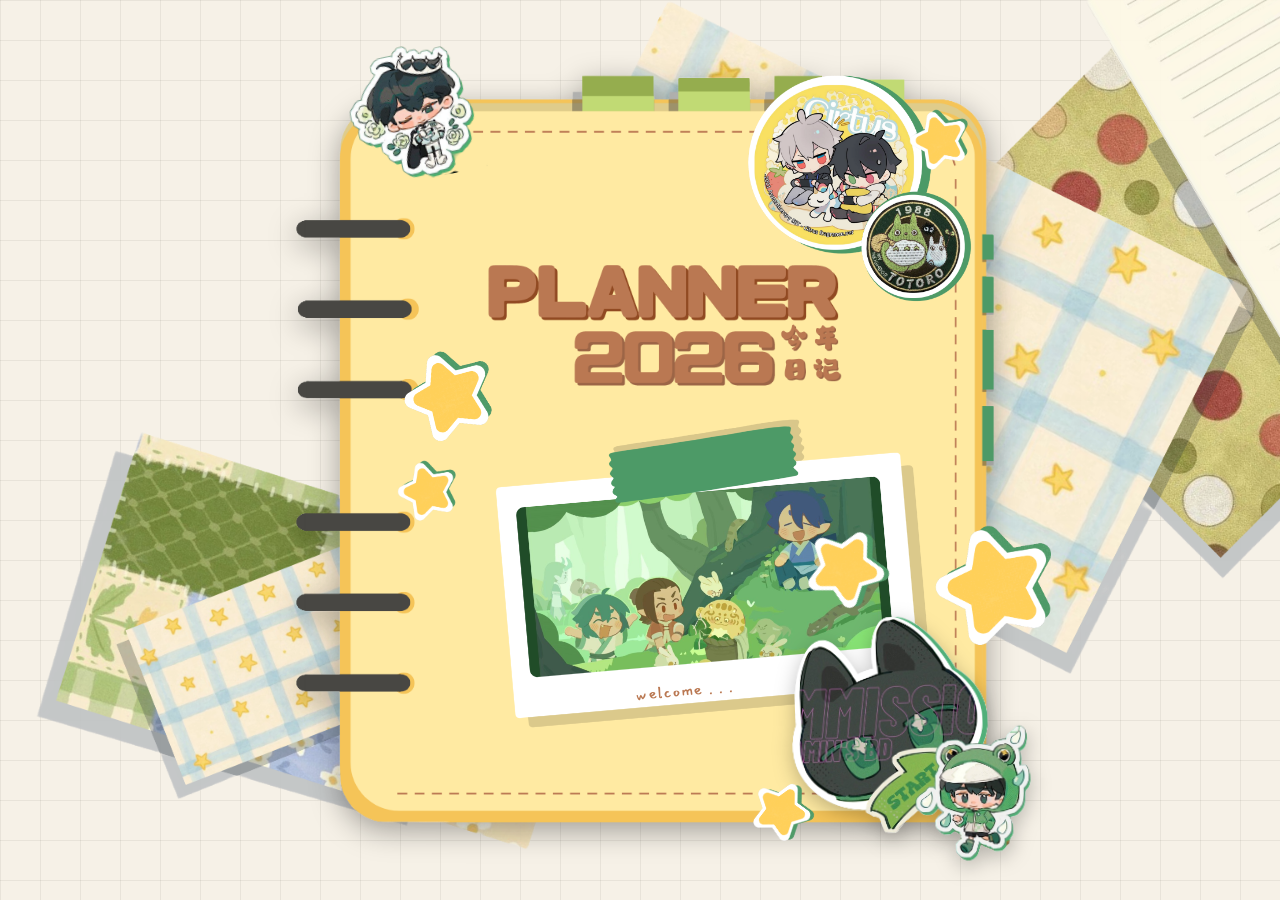
<file: index.html>
<!DOCTYPE html>
<html lang="en">
<head>
  <meta charset="UTF-8">
  <title>𐔌՞. .՞𐦯</title>
  <link rel="stylesheet" href="styles.css">
    <link rel="icon" type="image/png" sizes="32x32" href="planepho/apicon.png">
</head>
    
    
<body>
    
    <!--first pages-->
    <img src="planepho/unopne.png" alt="Diary" class="unopned">
       
         <!--text--> 
           <img src="planepho/unop stick/titletex.png" alt="Title" class="title-text">
           <div class="welcome-text" id="welcome"></div>
    
    
         <!--stickers-->
            <!--cat button-->
                <a href="homepage.html" class="catsticker">
                <img src="planepho/unop stick/catstick.png" alt="Open diary">
                </a>
            <!--bg stick-->       
                <img src="planepho/unop stick/bgstick.png" alt="Background stickers" class="bg-stickers">
            <!--badeges-->       
                <img src="planepho/unop stick/badgtwi.png" alt="badges" class="twin-badge">
                <img src="planepho/unop stick/postcar.png" alt="postcar" class="postcar">
            <!--smalhan-->       
                <img src="planepho/unop stick/smalhan.png" alt="smalhan" class="smal-han">
    
            <!--postcard-->       
                 <img src="planepho/unop stick/postcarshadow.png" alt="postcarshadow" class="postcarshadow">   
    
            <!-- star stickers -->
                <img src="planepho/unop stick/smalstar.png" alt="star sticker1" class="star-sticker1">
                <img src="planepho/unop stick/smalstar.png" alt="star sticker2" class="star-sticker2">
                <img src="planepho/unop stick/smalstar.png" alt="star sticker3" class="star-sticker3">
                <img src="planepho/unop stick/smalstar.png" alt="star sticker4" class="star-sticker4">
                <img src="planepho/unop stick/smalstar.png" alt="star sticker5" class="star-sticker5">
                <img src="planepho/unop stick/smalstar.png" alt="star sticker6" class="star-sticker6">


    
    
    
    
    
<script>
const text = "welcome . . . !";
let i = 0;

function typeWelcome() {
  if (i < text.length) {
    document.getElementById("welcome").textContent += text.charAt(i);
    i++;
    setTimeout(typeWelcome, 80);
  }
}

window.addEventListener("load", typeWelcome);
</script>


    
</body>
    

    
    
</html>
</file>
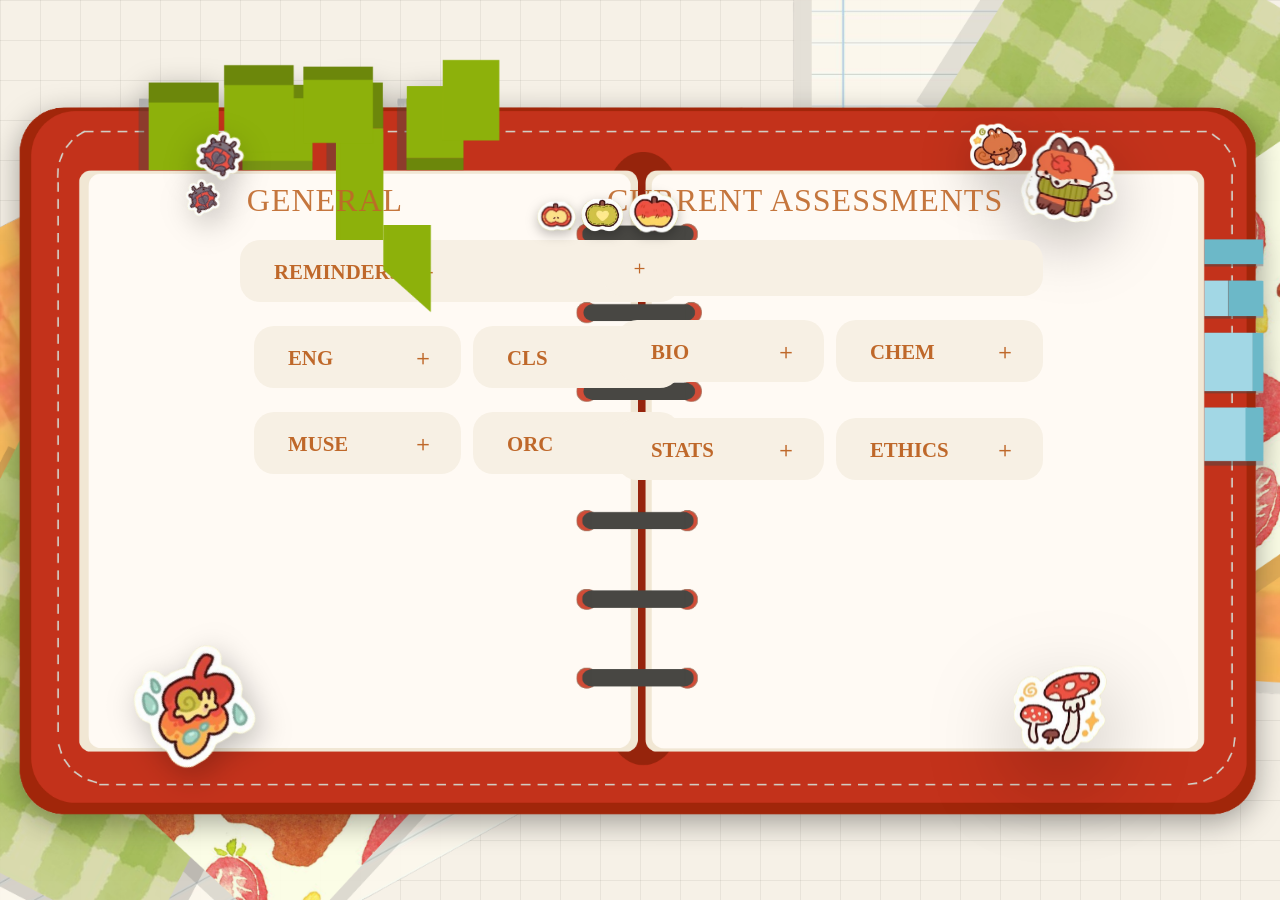
<file: gened.html>
<!DOCTYPE html>
<html lang="en">
<head>
  <meta charset="UTF-8">
 <title>𐔌՞. .՞𐦯</title>
  <link rel="stylesheet" href="styles.css">
    <link rel="icon" type="image/png" sizes="32x32" href="planepho/apicon.png">
  <link href="https://api.fontshare.com/v2/css?f[]=comico@400&display=swap" rel="stylesheet">
</head>
    
  
    
<body class="animate-page">

        <!--first pages-->
    <img src="planepho/thirpage.png" alt="thirdpag" class="thirdpag">
           <!--tabs--> 
               <div>
               <a href="homepage.html">
               <img src="planepho/thir stick/tab1ap.png" class="tab tab1ap">
               </a>

               <a href="standards.html">
                 <img src="planepho/thir stick/tab2ap.png" class="tab tab2ap">
               </a>

               <a href="schols.html">
                 <img src="planepho/thir stick/tab3ap.png" class="tab tab3ap">
               </a>
 
                 <img src="planepho/thir stick/extratab.png" class="extratab"></div>
  
  
         <!--text--> 
         <div class="gen-rem">GENERAL</div>
           <div class="cur-ass">CURRENT ASSESSMENTS</div>
  

            <!--bg stick-->       
                <img src="planepho/thir stick/bgstick3.png" alt="Background stickers" class="bg-stickers3">
  
           <!--first page stickers-->
                <div>
    <img src="planepho/thir stick/snailstick.png"
       class="snail-sticker"
       alt="sticker">
 
<div>
<div class="apstick-wrap ap1">
  <img src="planepho/thir stick/ap1stick.png" class="apstick-img" alt="sticker">
</div>

<div class="apstick-wrap ap2">
  <img src="planepho/thir stick/ap2stick.png" class="apstick-img" alt="sticker">
</div>

<div class="apstick-wrap ap3">
  <img src="planepho/thir stick/ap3stick.png" class="apstick-img" alt="sticker">
</div></div>
  
      <img src="planepho/thir%20stick/ladybugstick.png"
       class="ladybug-sticker"
       alt="sticker">
 
        <img src="planepho/thir%20stick/ladybugstick.png"
       class="ladybug-sticker2"
       alt="sticker">
                  
              <img src="planepho/thir%20stick/fox.png"
       class="fox-sticker"
       alt="sticker">
                  
                <img src="planepho/thir%20stick/squir.png"
       class="squir-sticker"
       alt="sticker">
  
          <img src="planepho/thir%20stick/mushed.png"
       class="mushed-sticker"
       alt="sticker"></div>

            <!--1st page container-->
                <div class="page-layer">
                  <div class="page-inner">

                    <!-- Top expanding reminder -->
                    <div class="reminder-box top-reminder" data-key="top-reminder">

  <div class="box-header">
    <div class="box-title">REMINDERS</div>
    <button class="add-item">＋</button>
  </div>

  <div class="item-list"></div>
</div>

                    <!-- Scrollable columns -->
                    <div class="scroll-section">
      <div class="columns">

        <!-- COLUMN 1 -->
        <div class="column">
          <div class="reminder-box" data-key="col1-box1">
            <div class="box-header">
              <div class="box-title">ENG</div>
              <button class="add-item">＋</button>
            </div>
            <div class="item-list"></div>
          </div>

          <div class="reminder-box" data-key="col1-box2">
            <div class="box-header">
              <div class="box-title">MUSE</div>
              <button class="add-item">＋</button>
            </div>
            <div class="item-list"></div>
          </div>
        </div>

        <!-- COLUMN 2 -->
        <div class="column">
          <div class="reminder-box" data-key="col2-box1">
            <div class="box-header">
              <div class="box-title">CLS</div>
              <button class="add-item">＋</button>
            </div>
            <div class="item-list"></div>
          </div>

          <div class="reminder-box" data-key="col2-box2">
            <div class="box-header">
              <div class="box-title">ORC</div>
              <button class="add-item">＋</button>
            </div>
            <div class="item-list"></div>
          </div>
        </div>

      </div>
    </div></div></div>

                    <!-- first page script -->
                   <script>
                   /* ==============================
   FUNCTION TO SETUP EACH BOX
============================== */
                   document.querySelectorAll('.reminder-box').forEach(box => {
  const key = box.dataset.key;
  const textarea = box.querySelector('textarea');

  // Load saved top-reminder or notes-only textareas
  if(textarea) {
    const saved = localStorage.getItem(key);
    if(saved) textarea.value = saved;

    const update = () => {
      textarea.style.height = 'auto';
      textarea.style.height = textarea.scrollHeight + 'px';
      box.classList.toggle('collapsed', textarea.value.trim() === '');
      localStorage.setItem(key, textarea.value);
    }

    textarea.addEventListener('input', update);
    update();
  }

  // Setup add-item functionality if box has item list
  const itemList = box.querySelector('.item-list');
  const addBtn = box.querySelector('.add-item');

  if(itemList && addBtn) {
    const storageKey = key + '-items';
    const savedItems = JSON.parse(localStorage.getItem(storageKey) || '[]');

    savedItems.forEach(data => createItem(data));

    addBtn.addEventListener('click', () => {
      createItem();
      saveItems();
    });

    function createItem(data = {}) {
      const item = document.createElement('div');
      item.className = 'reminder-item';

      item.innerHTML = `
        <div class="item-row">
          <span class="bullet"></span>
          <input type="text" placeholder="Task title" value="${data.title || ''}">
          <select class="importance-pill">
            <option value="low">LOW</option>
            <option value="med">MED</option>
            <option value="high">HIGH</option>
          </select>
          <button class="delete-item">×</button>
        </div>
        <textarea placeholder="Description...">${data.desc || ''}</textarea>
      `;

      const input = item.querySelector('input');
      const textarea = item.querySelector('textarea');
      const select = item.querySelector('.importance-pill');
      const deleteBtn = item.querySelector('.delete-item');

      select.value = data.importance || 'low';
      updateImportanceColor();

      function updateImportanceColor() {
        select.classList.remove('low','med','high');
        select.classList.add(select.value);
      }

      function autoResize() {
        requestAnimationFrame(() => {
          textarea.style.height = 'auto';
          textarea.style.height = textarea.scrollHeight + 'px';
          saveItems();
        });
      }

      input.addEventListener('input', saveItems);
      textarea.addEventListener('input', autoResize);
      select.addEventListener('change', () => {
        updateImportanceColor();
        saveItems();
      });

      deleteBtn.addEventListener('click', () => {
        item.remove();
        saveItems();
      });

      itemList.appendChild(item);
      autoResize();
    }

    function saveItems() {
      const data = [];
      itemList.querySelectorAll('.reminder-item').forEach(item => {
        data.push({
          title: item.querySelector('input').value,
          desc: item.querySelector('textarea').value,
          importance: item.querySelector('.importance-pill').value
        });
      });
      localStorage.setItem(storageKey, JSON.stringify(data));
    }
  }
});
                   </script>
  
            <!--2nd page container-->
                <div class="page-layer-right">
  <div class="page-inner-right">

    <!-- Top expanding reminder (can leave blank if you want) -->
    <div class="reminder-box top-reminder-right" data-key="top-reminder-right">
      <div class="box-header">
        <button class="add-item">＋</button>
      </div>
      <div class="item-list"></div>
    </div>

    <!-- Scrollable columns -->
    <div class="scroll-section-right">
      <div class="columns-right">

        <!-- COLUMN 1 -->
        <div class="column-right">
          <div class="reminder-box" data-key="right-col1-box1">
            <div class="box-header">
              <div class="box-title">BIO</div>
              <button class="add-item">＋</button>
            </div>
            <div class="item-list"></div>
          </div>

          <div class="reminder-box" data-key="right-col1-box2">
            <div class="box-header">
              <div class="box-title">STATS</div>
              <button class="add-item">＋</button>
            </div>
            <div class="item-list"></div>
          </div>
        </div>

        <!-- COLUMN 2 -->
        <div class="column-right">
          <div class="reminder-box" data-key="right-col2-box1">
            <div class="box-header">
              <div class="box-title">CHEM</div>
              <button class="add-item">＋</button>
            </div>
            <div class="item-list"></div>
          </div>

          <div class="reminder-box" data-key="right-col2-box2">
            <div class="box-header">
              <div class="box-title">ETHICS</div>
              <button class="add-item">＋</button>
            </div>
            <div class="item-list"></div>
          </div>
        </div>

      </div>
    </div>
  </div>
</div>

                      <!-- second page script -->
<script>
/* ==============================
   FUNCTION TO SETUP RIGHT PAGE COLUMN BOXES
============================== */
document.querySelectorAll('.page-inner-right .reminder-box:not(.top-reminder-right)').forEach(box => {
  const key = box.dataset.key;
  const textarea = box.querySelector('textarea');

  // Autosize & save textarea
  if(textarea) {
    const saved = localStorage.getItem(key);
    if(saved) textarea.value = saved;

    const update = () => {
      textarea.style.height = 'auto';
      textarea.style.height = textarea.scrollHeight + 'px';
      box.classList.toggle('collapsed', textarea.value.trim() === '');
      localStorage.setItem(key, textarea.value);
    }

    textarea.addEventListener('input', update);
    update();
  }

  const itemList = box.querySelector('.item-list');
  const addBtn = box.querySelector('.add-item');

  if(itemList && addBtn) {
    const storageKey = key + '-items';
    const savedItems = JSON.parse(localStorage.getItem(storageKey) || '[]');

    savedItems.forEach(data => createItem(data));

    addBtn.addEventListener('click', () => {
      createItem();
      saveItems();
    });

    function createItem(data = {}) {
      const item = document.createElement('div');
      item.className = 'reminder-item';

      // Keep task-title + pill items only for column boxes
      item.innerHTML = `
        <div class="item-row">
          <span class="bullet"></span>
          <input type="text" placeholder="Task title" value="${data.title || ''}">
          <select class="importance-pill">
            <option value="low">LOW</option>
            <option value="med">MED</option>
            <option value="high">HIGH</option>
          </select>
          <button class="delete-item">×</button>
        </div>
        <textarea placeholder="Description...">${data.desc || ''}</textarea>
      `;

      const input = item.querySelector('input');
      const textarea = item.querySelector('textarea');
      const select = item.querySelector('.importance-pill');
      const deleteBtn = item.querySelector('.delete-item');

      select.value = data.importance || 'low';
      updateImportanceColor();

      function updateImportanceColor() {
        select.classList.remove('low','med','high');
        select.classList.add(select.value);
      }

      function autoResize() {
        requestAnimationFrame(() => {
          textarea.style.height = 'auto';
          textarea.style.height = textarea.scrollHeight + 'px';
          saveItems();
        });
      }

      input.addEventListener('input', saveItems);
      textarea.addEventListener('input', autoResize);
      select.addEventListener('change', () => {
        updateImportanceColor();
        saveItems();
      });

      deleteBtn.addEventListener('click', () => {
        item.remove();
        saveItems();
      });

      itemList.appendChild(item);
      autoResize();
    }

    function saveItems() {
      const data = [];
      itemList.querySelectorAll('.reminder-item').forEach(item => {
        data.push({
          title: item.querySelector('input').value,
          desc: item.querySelector('textarea').value,
          importance: item.querySelector('.importance-pill').value
        });
      });
      localStorage.setItem(storageKey, JSON.stringify(data));
    }
  }
});
</script>

  
<script>
const topRightBox = document.querySelector('.top-reminder-right .item-list');
const topRightAdd = document.querySelector('.top-reminder-right .add-item');
const topRightStorageKey = 'top-reminder-right-items';

// Load saved items
const savedTopRightItems = JSON.parse(localStorage.getItem(topRightStorageKey) || '[]');
savedTopRightItems.forEach(data => createTopRightItem(data));

topRightAdd.addEventListener('click', () => {
  createTopRightItem();
  saveTopRightItems();
});

function createTopRightItem(data = {}) {
  const item = document.createElement('div');
  item.className = 'reminder-item top-right-item';

  item.innerHTML = `
    <div class="item-row-right">
      <span class="bullet"></span>

      <input
        class="task-text"
        type="text"
        placeholder="Task"
        value="${data.text || ''}"
      >

      <input
        class="task-date"
        type="date"
        value="${data.date || ''}"
      >

      <div class="progress-track">
        <div class="progress-bar"></div>
      </div>

      <button class="delete-item">×</button>
    </div>
  `;

  const textInput = item.querySelector('.task-text');
  const dateInput = item.querySelector('.task-date');
  const progressBar = item.querySelector('.progress-bar');
  const deleteBtn = item.querySelector('.delete-item');

function updateProgress() {
  if (!dateInput.value) {
    progressBar.style.width = '0%';
    progressBar.style.backgroundColor = '#4caf50';
    return;
  }

  const now = new Date();
  const due = new Date(dateInput.value);
  const daysLeft = (due - now) / (1000 * 60 * 60 * 24);

  let percent = 0;
  let color = '#8db10b'; // green

if (daysLeft > 25) {          // very far
    percent = 10;
    color = '#8db10b';        // bright green
} else if (daysLeft > 14) {   // 2–3 weeks away
    percent = 25;             // slightly more filled
    color = '#a3c93b';        // yellow-greenish
} else if (daysLeft > 7) {    // 1–2 weeks away
    percent = 50;
    color = '#cddc39';        // yellow-green
} else if (daysLeft > 3) {    // few days left
    percent = 75;
    color = '#ff9800';        // orange
} else if (daysLeft > 0) {    // 1–3 days
    percent = 98;
    color = '#d32f2f';        // near-dark red
} else {                       // past due
    percent = 100;
    color = '#8b0000';        // dark red
}


  progressBar.style.width = percent + '%';
  progressBar.style.backgroundColor = color;
}


  textInput.addEventListener('input', saveTopRightItems);
  dateInput.addEventListener('change', () => {
    updateProgress();
    saveTopRightItems();
  });

  deleteBtn.addEventListener('click', () => {
    item.remove();
    saveTopRightItems();
  });

  setInterval(updateProgress, 60000);
  updateProgress();

  topRightBox.appendChild(item);
  saveTopRightItems();
}

function saveTopRightItems() {
  const items = [];
  topRightBox.querySelectorAll('.top-right-item').forEach(item => {
    items.push({
      text: item.querySelector('.task-text').value,
      date: item.querySelector('.task-date').value,
      start: item.dataset?.start
    });
  });
  localStorage.setItem(topRightStorageKey, JSON.stringify(items));
}
</script>




  

</body>
</html>
</file>
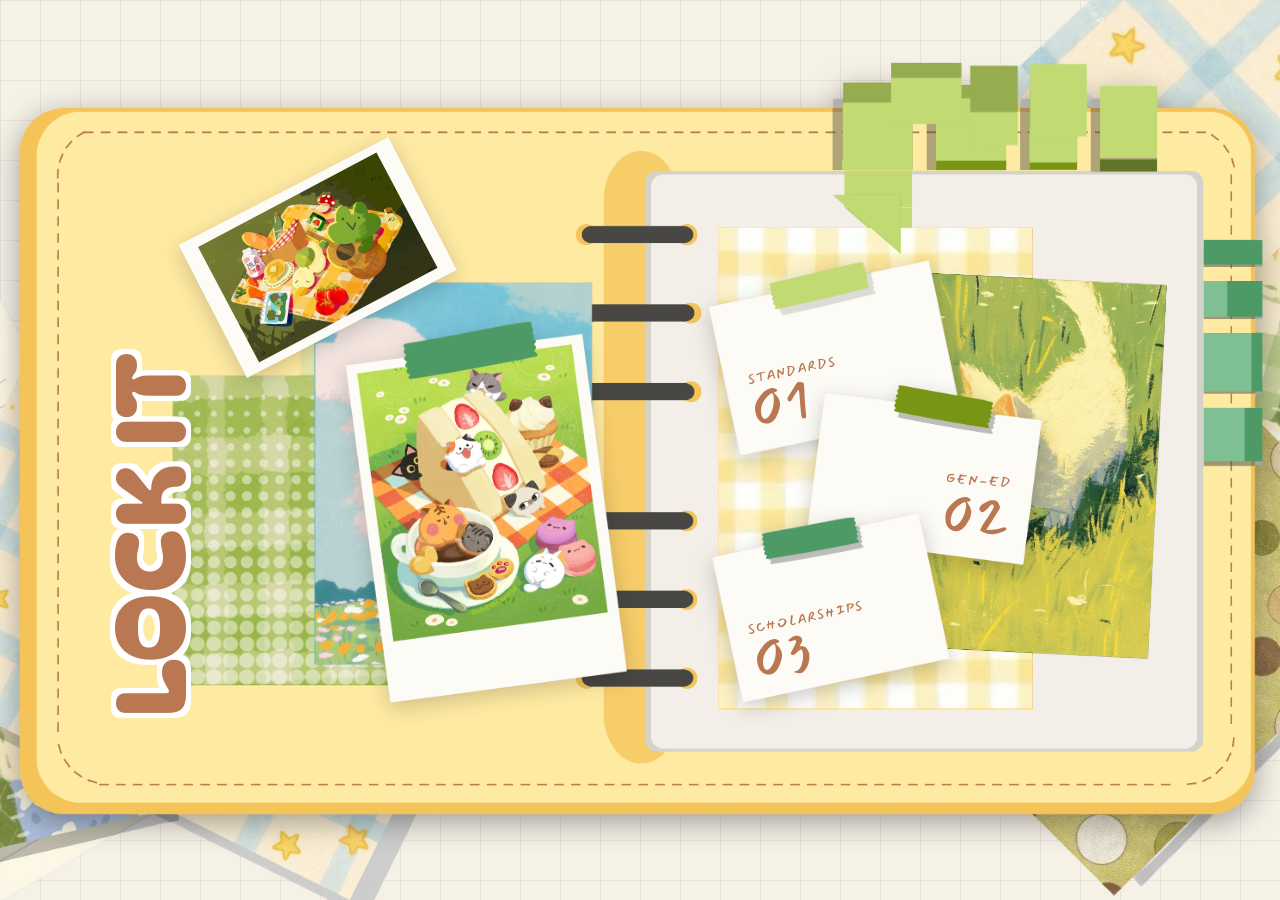
<file: homepage.html>
<!DOCTYPE html>
<html lang="en">
<head>
  <meta charset="UTF-8">
 <title>𐔌՞. .՞𐦯</title>
  <link rel="stylesheet" href="styles.css">
    <link rel="icon" type="image/png" sizes="32x32" href="planepho/apicon.png">
    
    
</head>
    


<body class="animate-page">

    
        <!--first pages-->
    <img src="planepho/firspage.png" alt="firstpag" class="firstpag">
       
         <!--text--> 
  
         <!--stickers-->
            <!--tabs-->
                <div class="tab-hitbox tab1">
                  <img src="planepho/first stick/tab1gre.png" class="tab tab1gre">
                </div>
                <div class="tab-hitbox tab2">
                <img src="planepho/first stick/tab2gre.png" class="tab tab2gre">
                </div>
                <div class="tab-hitbox tab3">
                <img src="planepho/first stick/tab3gre.png" class="tab tab3gre">
                </div>

            <!--collages-->
                <img src="planepho/first stick/colagg.png" class="colagg">
                <img src="planepho/first stick/coverr.png" class="coverr">
                <img src="planepho/first stick/frogflop.png" class="frogflop">
                <img src="planepho/first stick/contentsbg.png" class="contentsbg">

            <!--content boxes-->
                <div class="content1-container">
                <img src="planepho/first stick/content1.png" alt="Content 1" class="content1">
                        <div class="content1-text">01</div>
                        <div class="content1-texts">STANDARDS</div>
                </div>

                <div class="content2-container">
                <img src="planepho/first stick/content2.png" alt="Content 2" class="content2">
                        <div class="content2-text">02</div>
                        <div class="content2-texts">GEN-ED</div>
                </div>
    
                <div class="content3-container">
                <img src="planepho/first stick/content3.png" alt="Content 3" class="content3">
                        <div class="content3-text">03</div>
                        <div class="content3-texts">SCHOLARSHIPS</div>
                </div>
    
            <!--bg stick-->       
                <img src="planepho/first stick/bgstick1.png" alt="Background stickers" class="bg-stickers1">

  
  <a href="index.html" class="home-button">LOCK IT</a>

    
<script>
document.querySelector('.content1-container').addEventListener('click', () => {
  window.location.href = 'standards.html';
});
</script>

<script>
  // Tab navigation mapping
  const tabNavigation = {
    'tab1': 'standards.html',
    'tab2': 'gened.html',
    'tab3': 'schols.html'
  };

  // Add click event to each tab container
  Object.keys(tabNavigation).forEach(tabClass => {
    const tabElement = document.querySelector(`.tab-hitbox.${tabClass}`);
    if (tabElement) {
      tabElement.addEventListener('click', () => {
        window.location.href = tabNavigation[tabClass];
      });
    }
  });
</script>


    </body>
    
    
    
    
    
</html>
</file>
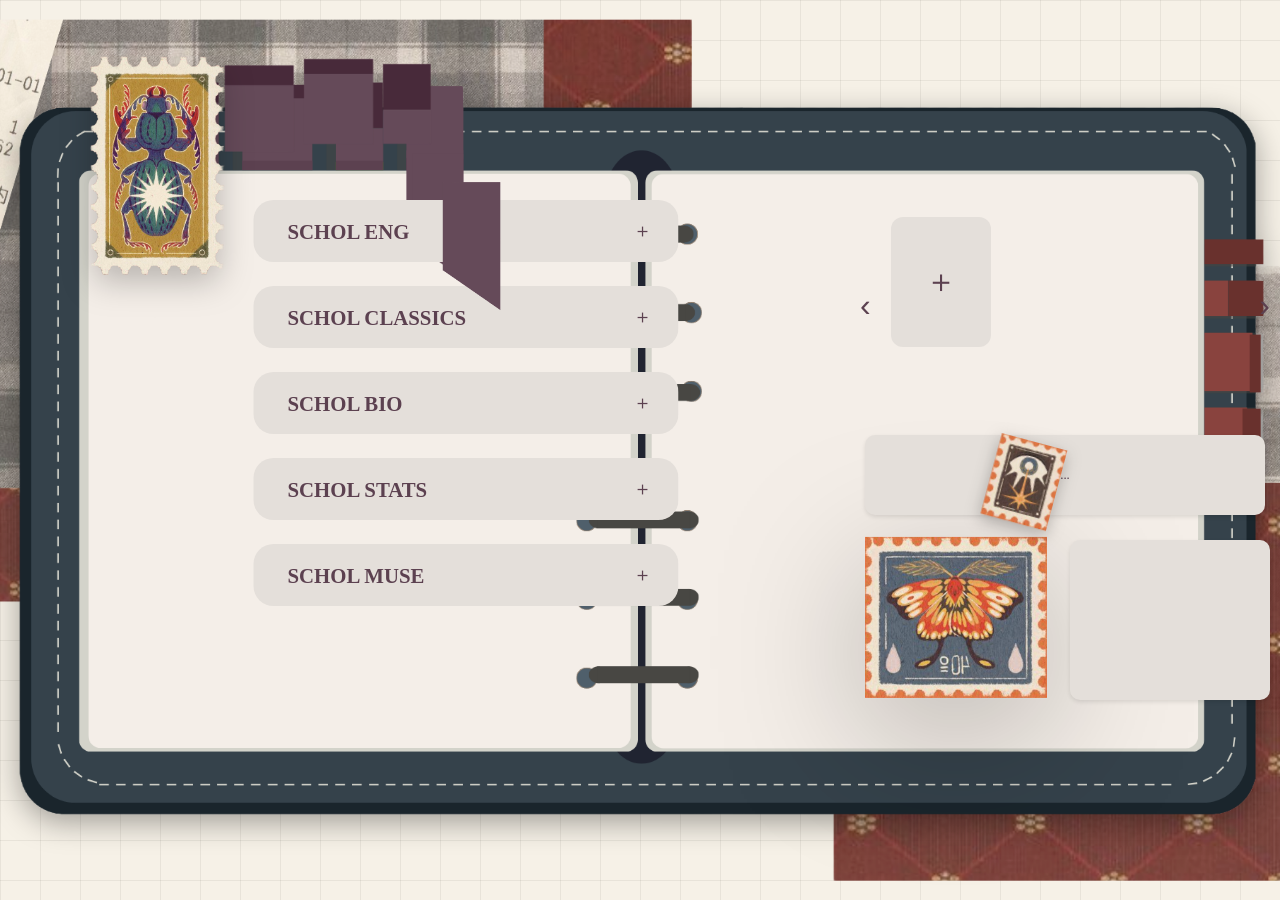
<file: schols.html>
<!DOCTYPE html>
<html lang="en">
<head>
  <meta charset="UTF-8">
 <title>𐔌՞. .՞𐦯</title>
  <link rel="stylesheet" href="styles.css">
    <link rel="icon" type="image/png" sizes="32x32" href="planepho/apicon.png">
  <link href="https://api.fontshare.com/v2/css?f[]=comico@400&display=swap" rel="stylesheet">
</head>
    
    
<body class="animate-page">

        <!--first pages-->
    <img src="planepho/fourpage.png" alt="fourpag" class="fourpag">
       
         <!--text--> 
  
         <!--stickers-->
    <img src="planepho/four%20stick/butterflypost.png"
       class="butterfly-post"
       alt="sticker">

  
        <img src="planepho/four%20stick/eyepost.png"
       class="eye-post"
       alt="sticker">
  
          <img src="planepho/four%20stick/beetlepost.png"
       class="beetle-post"
       alt="sticker">
  
  
            <!--bg stick-->       
                <img src="planepho/four stick/bgstick4.png" alt="" class="bg-stickers4">
    
               <!--tabs--> 
               <div>
               <a href="homepage.html">
               <img src="planepho/four stick/tab1plu.png" class="tab tab1plu">
               </a>

               <a href="standards.html">
                 <img src="planepho/four stick/tab2plu.png" class="tab tab2plu">
               </a>

               <a href="gened.html">
                 <img src="planepho/four stick/tab3plu.png" class="tab tab3plu">
               </a>
                 
                 <img src="planepho/four stick/extraplu.png" class="tab extraplu">



            <!--1st page container-->
<div class="fourth-layer">
  <div class="fourth-inner">

    <!-- BOX 1 -->
    <div class="fourth-box" data-key="fourth-eng">
      <div class="box-header">
        <div class="box-title">SCHOL ENG</div>
        <button class="add-item">＋</button>
      </div>
      <div class="items-list"></div>
    </div>

    <!-- BOX 2 -->
    <div class="fourth-box" data-key="fourth-math">
      <div class="box-header">
        <div class="box-title">SCHOL CLASSICS</div>
        <button class="add-item">＋</button>
      </div>
      <div class="items-list"></div>
    </div>

    <!-- BOX 3 -->
    <div class="fourth-box" data-key="fourth-sci">
      <div class="box-header">
        <div class="box-title">SCHOL BIO</div>
        <button class="add-item">＋</button>
      </div>
      <div class="items-list"></div>
    </div>

    <!-- BOX 4 -->
    <div class="fourth-box" data-key="fourth-hist">
      <div class="box-header">
        <div class="box-title">SCHOL STATS</div>
        <button class="add-item">＋</button>
      </div>
      <div class="items-list"></div>
    </div>
<!-- BOX 5 -->
<div class="fourth-box" data-key="fourth-new">
  <div class="box-header">
    <div class="box-title">SCHOL MUSE</div>
    <button class="add-item">＋</button>
  </div>
  <div class="items-list"></div>
</div>
  </div>



  </div>
  </div>

  
<div class="bookshelf-container">
  <button class="scroll-btn left">‹</button>
  <!-- Thin container below bookshelf -->
<div class="bookshelf-footer">
  <!-- You can put text, progress, or leave empty for decoration -->
  <span>...</span>
</div>
  
  <div class="bookshelf-foots">
</div>

  <div class="bookshelf-track" id="bookshelfTrack">
    <div class="book add-book" id="addBook">
      <div class="plus">＋</div>
    </div>
  </div>

  <button class="scroll-btn right">›</button>

  <input type="file" id="bookUpload" accept="image/*" hidden>
</div>
  


  
  
  
  
<script>
const track = document.getElementById('bookshelfTrack');
const addBook = document.getElementById('addBook');
const uploadInput = document.getElementById('bookUpload');

const storageKey = 'bookshelf-data';
let books = JSON.parse(localStorage.getItem(storageKey) || '[]');

function saveBooks() {
  localStorage.setItem(storageKey, JSON.stringify(books));
}

function renderBooks() {
  // Remove all existing book elements except add-book
  track.querySelectorAll('.book:not(.add-book)').forEach(el => el.remove());

  books.forEach((book, index) => {
    const bookEl = document.createElement('div');
    bookEl.className = 'book';

    bookEl.innerHTML = `
      <img src="${book.image}">
      <input type="checkbox" ${book.finished ? 'checked' : ''}>
      <button class="delete-book">X</button>
    `;

    const checkbox = bookEl.querySelector('input');
    const deleteBtn = bookEl.querySelector('.delete-book');

    // Fade finished books
    bookEl.style.opacity = book.finished ? '0.6' : '1';

    checkbox.addEventListener('change', () => {
      books[index].finished = checkbox.checked;
      bookEl.style.opacity = checkbox.checked ? '0.6' : '1';
      saveBooks();
      updateFocus();
    });

    deleteBtn.addEventListener('click', () => {
      books.splice(index, 1);
      saveBooks();
      renderBooks();
      updateFocus();
    });

    track.insertBefore(bookEl, addBook);
  });

  updateFocus();
}

// Add book
addBook.addEventListener('click', () => uploadInput.click());

uploadInput.addEventListener('change', function() {
  const file = this.files[0];
  if (!file) return;

  const reader = new FileReader();
  reader.onload = function(e) {
    books.push({ image: e.target.result, finished: false });
    saveBooks();
    renderBooks();
  };
  reader.readAsDataURL(file);
});

// Scroll buttons
document.querySelector('.scroll-btn.left').addEventListener('click', () => {
  const focused = track.querySelector('.book.focused');
  const booksEls = Array.from(track.querySelectorAll('.book:not(.add-book)'));
  let index = focused ? booksEls.indexOf(focused) : 0;
  const prevIndex = Math.max(index - 1, 0);
  scrollToBook(booksEls[prevIndex]);
});

document.querySelector('.scroll-btn.right').addEventListener('click', () => {
  const focused = track.querySelector('.book.focused');
  const booksEls = Array.from(track.querySelectorAll('.book:not(.add-book)'));
  let index = focused ? booksEls.indexOf(focused) : 0;
  const nextIndex = Math.min(index + 1, booksEls.length - 1);
  scrollToBook(booksEls[nextIndex]);
});

function scrollToBook(bookEl) {
  const trackRect = track.getBoundingClientRect();
  const bookRect = bookEl.getBoundingClientRect();
  const offset = (bookRect.left + bookRect.width / 2) - (trackRect.left + trackRect.width / 2);
  track.scrollBy({ left: offset, behavior: 'smooth' });
  setTimeout(updateFocus, 250);
}

// Focus effect
function updateFocus() {
  const booksEls = track.querySelectorAll('.book:not(.add-book)');
  const trackRect = track.getBoundingClientRect();
  const trackCenter = trackRect.left + trackRect.width / 2;

  let closest = null;
  let closestDistance = Infinity;

  booksEls.forEach(book => {
    const rect = book.getBoundingClientRect();
    const bookCenter = rect.left + rect.width / 2;
    const distance = Math.abs(trackCenter - bookCenter);
    if (distance < closestDistance) {
      closestDistance = distance;
      closest = book;
    }
  });

  booksEls.forEach(book => book.classList.remove('focused'));
  if (closest) closest.classList.add('focused');
}

// Initial render
renderBooks();

</script>


  
  
  <script>
document.querySelectorAll('.fourth-box').forEach(box => {

  const key = box.dataset.key;
  const itemList = box.querySelector('.items-list');
  const addBtn = box.querySelector('.add-item');

  const storageKey = key + '-items';
  const savedItems = JSON.parse(localStorage.getItem(storageKey) || '[]');

  savedItems.forEach(data => createItem(data));

  addBtn.addEventListener('click', () => {
    createItem();
    saveItems();
  });

  function createItem(data = {}) {

    const item = document.createElement('div');
    item.className = 'fourth-item';

    item.innerHTML = `
      <div class="item-row">
        <span class="bullet"></span>
        <input type="text" placeholder="Task title" value="${data.title || ''}">
        <select class="importance-pill">
          <option value="low">LOW</option>
          <option value="med">MED</option>
          <option value="high">HIGH</option>
        </select>
        <button class="delete-item">×</button>
      </div>
      <textarea placeholder="Description...">${data.desc || ''}</textarea>
    `;

    const input = item.querySelector('input');
    const textarea = item.querySelector('textarea');
    const select = item.querySelector('.importance-pill');
    const deleteBtn = item.querySelector('.delete-item');

    select.value = data.importance || 'low';
    updateImportanceColor();

    function updateImportanceColor() {
      select.classList.remove('low','med','high');
      select.classList.add(select.value);
    }

    function autoResize() {
      textarea.style.height = 'auto';
      textarea.style.height = textarea.scrollHeight + 'px';
      saveItems();
    }

    input.addEventListener('input', saveItems);
    textarea.addEventListener('input', autoResize);
    select.addEventListener('change', () => {
      updateImportanceColor();
      saveItems();
    });

    deleteBtn.addEventListener('click', () => {
      item.remove();
      saveItems();
    });

    itemList.appendChild(item);
    autoResize();
  }

  function saveItems() {
    const data = [];
    itemList.querySelectorAll('.fourth-item').forEach(item => {
      data.push({
        title: item.querySelector('input').value,
        desc: item.querySelector('textarea').value,
        importance: item.querySelector('.importance-pill').value
      });
    });
    localStorage.setItem(storageKey, JSON.stringify(data));
  }

});

</script>

    </body>
    
    
    
    
    
</html>
</file>
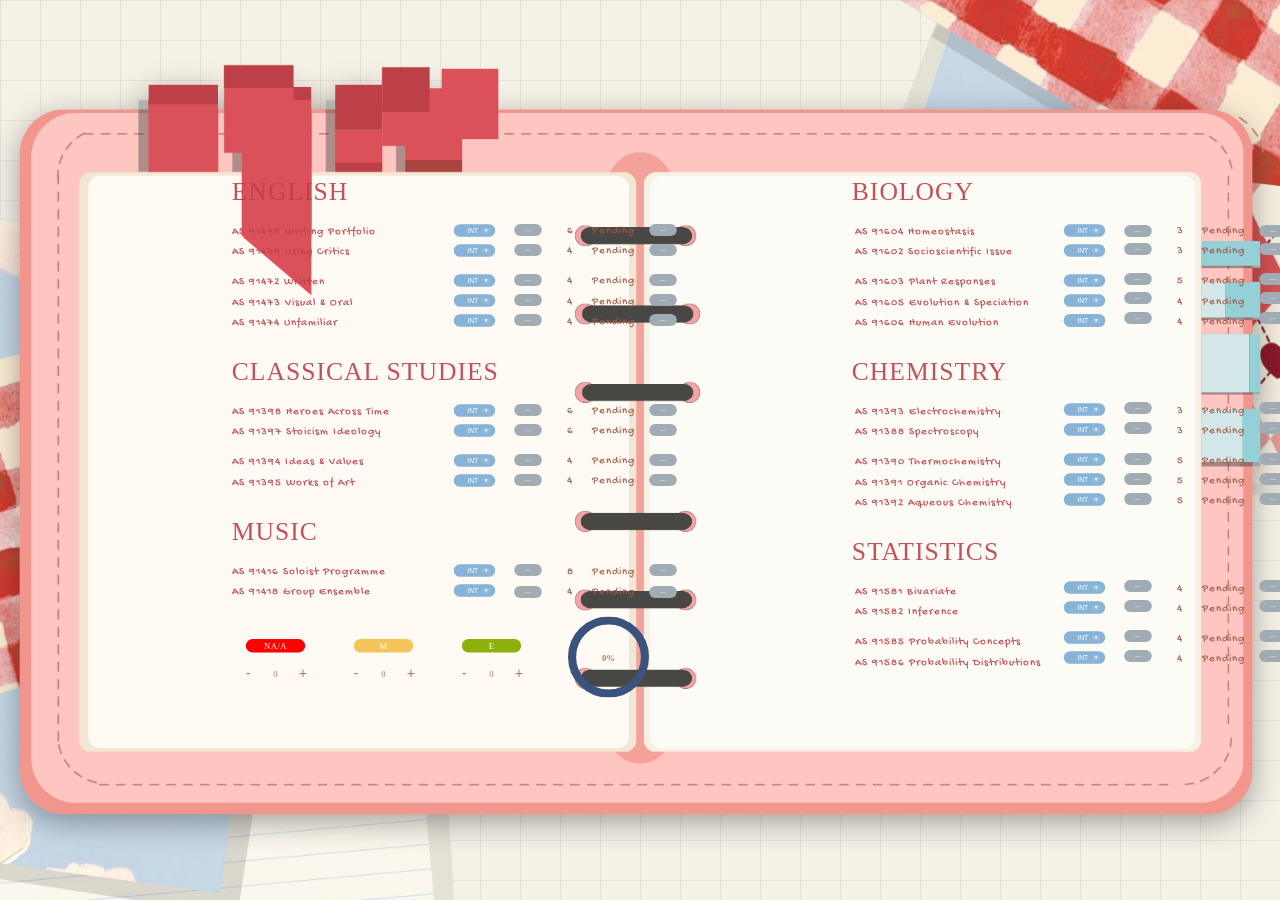
<file: standards.html>
<!DOCTYPE html>
<html lang="en">
<head>
  <meta charset="UTF-8">
 <title>𐔌՞. .՞𐦯</title>
  <link rel="stylesheet" href="styles.css">
    <link rel="icon" type="image/png" sizes="32x32" href="planepho/apicon.png">
  <link href="https://api.fontshare.com/v2/css?f[]=comico@400&display=swap" rel="stylesheet">
</head>
    
    
<body class="animate-page">

        <!--first pages-->
    <img src="planepho/secpage.png" alt="secpag" class="secpag">
       

  
         <!--stickers-->
            <!--tabs-->
<a href="homepage.html">
  <img src="planepho/sec stick/tab1red.png" class="tab tab1red">
</a>

<a href="gened.html">
  <img src="planepho/sec stick/tab2red.png" class="tab tab2red">
</a>

<a href="schols.html">
  <img src="planepho/sec stick/tab3red.png" class="tab tab3red">
</a>

            <!--bg stick-->       
                <img src="planepho/sec stick/bgstick2.png" alt="background stickers2" class="bg-stickers2">



         <!--RIGHT PAGE --> 
            <!--right text-->
            <div>
  <div class="bio-title">BIOLOGY</div>
  <div class="bio"> AS 91604 Homeostasis<br><br>
AS 91602 Socioscientific Issue<br><br><br>
AS 91603 Plant Responses<br><br>
AS 91605 Evolution & Speciation<br><br>
AS 91606 Human Evolution<br><br></div>

    <div class="chem-title">CHEMISTRY</div>
  <div class="chem"> AS 91393 Electrochemistry<br><br>
AS 91388 Spectroscopy<br><br><br>
AS 91390 Thermochemistry<br><br>
AS 91391 Organic Chemistry<br><br>
AS 91392 Aqueous Chemistry<br><br></div>
 
  <div class="stat-title">STATISTICS</div>
  <div class="stats"> AS 91581 Bivariate<br><br>
AS 91582 Inference<br><br><br>
AS 91585 Probability Concepts<br><br>
AS 91586 Probability Distributions<br><br></div>
  
    <div class="bio-numb"> 3<br><br>
3<br><br><br>
5<br><br>
4<br><br>
4<br><br></div>
  
    <div class="chem-numb"> 3<br><br>
3<br><br><br>
5<br><br>
5<br><br>
5<br><br></div>
  
      <div class="stat-numb">
4<br><br>
4<br><br><br>
4<br><br>
4<br><br></div>
  
<div class="bio-numb editable-text" data-id="bio-text" contenteditable="true">
Pending<br><br>
Pending<br><br><br>
Pending<br><br>
Pending<br><br>
Pending<br><br>
</div>

<div class="chem-numb editable-text" data-id="chem-text" contenteditable="true">
Pending<br><br>
Pending<br><br><br>
Pending<br><br>
Pending<br><br>
Pending<br><br>
</div>

<div class="stat-numb editable-text" data-id="stat-text" contenteditable="true">
Pending<br><br>
Pending<br><br><br>
Pending<br><br>
Pending<br><br>
</div></div>

            <!--right pills-->
              <!--int/ex pills-->
                 <div>
<div class="pill-dropdown-wrapper" style="top: 220px;" data-id="pill1">
  <select class="pill-dropdown int">
    <option value="INT">INT</option>
    <option value="EX">EX</option>
  </select>
  <span class="dropdown-arrow">▼</span>
</div>

<div class="pill-dropdown-wrapper" style="top: 240px;" data-id="pill2">
  <select class="pill-dropdown int">
    <option value="INT">INT</option>
    <option value="EX">EX</option>
  </select>
  <span class="dropdown-arrow">▼</span>
</div>
  
<div class="pill-dropdown-wrapper" style="top: 270px;" data-id="pill3">
  <select class="pill-dropdown int">
    <option value="INT">INT</option>
    <option value="EX">EX</option>
  </select>
  <span class="dropdown-arrow">▼</span>
</div>

<div class="pill-dropdown-wrapper" style="top: 290px;" data-id="pill4">
  <select class="pill-dropdown int">
    <option value="INT">INT</option>
    <option value="EX">EX</option>
  </select>
  <span class="dropdown-arrow">▼</span>
</div>

<div class="pill-dropdown-wrapper" style="top: 310px;" data-id="pill5">
  <select class="pill-dropdown int">
    <option value="INT">INT</option>
    <option value="EX">EX</option>
  </select>
  <span class="dropdown-arrow">▼</span>
</div>

<div class="pill-dropdown-wrapper" style="top: 310px;" data-id="pill5">
  <select class="pill-dropdown int">
    <option value="INT">INT</option>
    <option value="EX">EX</option>
  </select>
  <span class="dropdown-arrow">▼</span>
</div>
  
  <div class="pill-dropdown-wrapper" style="top: 399px;" data-id="pill6">
  <select class="pill-dropdown int">
    <option value="INT">INT</option>
    <option value="EX">EX</option>
  </select>
  <span class="dropdown-arrow">▼</span>
</div>
  
  <div class="pill-dropdown-wrapper" style="top: 419px;" data-id="pill7">
  <select class="pill-dropdown int">
    <option value="INT">INT</option>
    <option value="EX">EX</option>
  </select>
  <span class="dropdown-arrow">▼</span>
</div>
  
  <div class="pill-dropdown-wrapper" style="top: 449px;" data-id="pill8">
  <select class="pill-dropdown int">
    <option value="INT">INT</option>
    <option value="EX">EX</option>
  </select>
  <span class="dropdown-arrow">▼</span>
</div>
  
    <div class="pill-dropdown-wrapper" style="top: 469px;" data-id="pill9">
  <select class="pill-dropdown int">
    <option value="INT">INT</option>
    <option value="EX">EX</option>
  </select>
  <span class="dropdown-arrow">▼</span>
</div>
  
    <div class="pill-dropdown-wrapper" style="top: 489px;" data-id="pill10">
  <select class="pill-dropdown int">
    <option value="INT">INT</option>
    <option value="EX">EX</option>
  </select>
  <span class="dropdown-arrow">▼</span>
</div>
  
    <div class="pill-dropdown-wrapper" style="top: 577px;" data-id="pill11">
  <select class="pill-dropdown int">
    <option value="INT">INT</option>
    <option value="EX">EX</option>
  </select>
  <span class="dropdown-arrow">▼</span>
</div>
  
    <div class="pill-dropdown-wrapper" style="top: 597px;" data-id="pill12">
  <select class="pill-dropdown int">
    <option value="INT">INT</option>
    <option value="EX">EX</option>
  </select>
  <span class="dropdown-arrow">▼</span>
</div>
  
      <div class="pill-dropdown-wrapper" style="top: 627px;" data-id="pill13">
  <select class="pill-dropdown int">
    <option value="INT">INT</option>
    <option value="EX">EX</option>
  </select>
  <span class="dropdown-arrow">▼</span>
</div>
  
      <div class="pill-dropdown-wrapper" style="top: 647px;" data-id="pill14">
  <select class="pill-dropdown int">
    <option value="INT">INT</option>
    <option value="EX">EX</option>
  </select>
  <span class="dropdown-arrow">▼</span>
</div> 
</div>
  
                <!--exp grade pills-->
                 <div>
<div class="pill-dropdown-wrapper small-pill" style="top:220.5px;" data-id="multi1">
  <select class="pill-dropdown multi">
    <option value="">—</option>
    <option value="NA">NA</option>
    <option value="A">A</option>
    <option value="M">M</option>
    <option value="E">E</option >
  </select>
</div>

  <div class="pill-dropdown-wrapper small-pill" style="top:239px;" data-id="multi2">
  <select class="pill-dropdown multi">
    <option value="">—</option>
    <option value="NA">NA</option>
    <option value="A">A</option>
    <option value="M">M</option>
    <option value="E">E</option >
  </select>
</div>

<div class="pill-dropdown-wrapper small-pill" style="top:269px;" data-id="multi3">
  <select class="pill-dropdown multi">
    <option value="">—</option>
    <option value="NA">NA</option>
    <option value="A">A</option>
    <option value="M">M</option>
    <option value="E">E</option >
  </select>
</div>

  <div class="pill-dropdown-wrapper small-pill" style="top:288px;" data-id="multi4">
  <select class="pill-dropdown multi">
    <option value="">—</option>
    <option value="NA">NA</option>
    <option value="A">A</option>
    <option value="M">M</option>
    <option value="E">E</option >
  </select>
</div>
  
  <div class="pill-dropdown-wrapper small-pill" style="top:308px;" data-id="multi5">
  <select class="pill-dropdown multi">
    <option value="">—</option>
    <option value="NA">NA</option>
    <option value="A">A</option>
    <option value="M">M</option>
    <option value="E">E</option >
  </select>
</div>
  
  <div class="pill-dropdown-wrapper small-pill" style="top:398px;" data-id="multi6">
  <select class="pill-dropdown multi">
    <option value="">—</option>
    <option value="NA">NA</option>
    <option value="A">A</option>
    <option value="M">M</option>
    <option value="E">E</option >
  </select>
</div>
 
    <div class="pill-dropdown-wrapper small-pill" style="top:418px;" data-id="multi7">
  <select class="pill-dropdown multi">
    <option value="">—</option>
    <option value="NA">NA</option>
    <option value="A">A</option>
    <option value="M">M</option>
    <option value="E">E</option >
  </select>
</div>
  
    <div class="pill-dropdown-wrapper small-pill" style="top:449px;" data-id="multi8">
  <select class="pill-dropdown multi">
    <option value="">—</option>
    <option value="NA">NA</option>
    <option value="A">A</option>
    <option value="M">M</option>
    <option value="E">E</option >
  </select>
</div>
  
    <div class="pill-dropdown-wrapper small-pill" style="top:469px;" data-id="multi9">
  <select class="pill-dropdown multi">
    <option value="">—</option>
    <option value="NA">NA</option>
    <option value="A">A</option>
    <option value="M">M</option>
    <option value="E">E</option >
  </select>
</div>
  
    <div class="pill-dropdown-wrapper small-pill" style="top:489px;" data-id="multi10">
  <select class="pill-dropdown multi">
    <option value="">—</option>
    <option value="NA">NA</option>
    <option value="A">A</option>
    <option value="M">M</option>
    <option value="E">E</option >
  </select>
</div>
  
      <div class="pill-dropdown-wrapper small-pill" style="top:575.5px;" data-id="multi11">
  <select class="pill-dropdown multi">
    <option value="">—</option>
    <option value="NA">NA</option>
    <option value="A">A</option>
    <option value="M">M</option>
    <option value="E">E</option >
  </select>
</div>
  
      <div class="pill-dropdown-wrapper small-pill" style="top:595.5px;" data-id="multi12">
  <select class="pill-dropdown multi">
    <option value="">—</option>
    <option value="NA">NA</option>
    <option value="A">A</option>
    <option value="M">M</option>
    <option value="E">E</option >
  </select>
</div>
  
      <div class="pill-dropdown-wrapper small-pill" style="top:625.5px;" data-id="multi13">
  <select class="pill-dropdown multi">
    <option value="">—</option>
    <option value="NA">NA</option>
    <option value="A">A</option>
    <option value="M">M</option>
    <option value="E">E</option >
  </select>
</div>
  
      <div class="pill-dropdown-wrapper small-pill" style="top:645.5px;" data-id="multi14">
  <select class="pill-dropdown multi">
    <option value="">—</option>
    <option value="NA">NA</option>
    <option value="A">A</option>
    <option value="M">M</option>
    <option value="E">E</option >
  </select>
</div></div>
  
                <!-- real grade pills – right column -->
                   <div>
<div class="pill-dropdown-wrapper small-pill right" style="top:220.5px;" data-id="multi1b">
  <select class="pill-dropdown multi">
    <option value="">—</option>
    <option value="NA">NA</option>
    <option value="A">A</option>
    <option value="M">M</option>
    <option value="E">E</option>
  </select>
</div>

<div class="pill-dropdown-wrapper small-pill right" style="top:239px;" data-id="multi2b">
  <select class="pill-dropdown multi">
    <option value="">—</option>
    <option value="NA">NA</option>
    <option value="A">A</option>
    <option value="M">M</option>
    <option value="E">E</option>
  </select>
</div>

<div class="pill-dropdown-wrapper small-pill right" style="top:269px;" data-id="multi3b">
  <select class="pill-dropdown multi">
    <option value="">—</option>
    <option value="NA">NA</option>
    <option value="A">A</option>
    <option value="M">M</option>
    <option value="E">E</option>
  </select>
</div>
  
  <div class="pill-dropdown-wrapper small-pill right" style="top:288px;" data-id="multi4b">
  <select class="pill-dropdown multi">
    <option value="">—</option>
    <option value="NA">NA</option>
    <option value="A">A</option>
    <option value="M">M</option>
    <option value="E">E</option>
  </select>
</div>

  <div class="pill-dropdown-wrapper small-pill right" style="top:308px;" data-id="multi5b">
  <select class="pill-dropdown multi">
    <option value="">—</option>
    <option value="NA">NA</option>
    <option value="A">A</option>
    <option value="M">M</option>
    <option value="E">E</option>
  </select>
</div>

  <div class="pill-dropdown-wrapper small-pill right" style="top:398px;" data-id="multi6b">
  <select class="pill-dropdown multi">
    <option value="">—</option>
    <option value="NA">NA</option>
    <option value="A">A</option>
    <option value="M">M</option>
    <option value="E">E</option>
  </select>
</div>

  <div class="pill-dropdown-wrapper small-pill right" style="top:418px;" data-id="multi7b">
  <select class="pill-dropdown multi">
    <option value="">—</option>
    <option value="NA">NA</option>
    <option value="A">A</option>
    <option value="M">M</option>
    <option value="E">E</option>
  </select>
</div>

  <div class="pill-dropdown-wrapper small-pill right" style="top:449px;" data-id="multi8b">
  <select class="pill-dropdown multi">
    <option value="">—</option>
    <option value="NA">NA</option>
    <option value="A">A</option>
    <option value="M">M</option>
    <option value="E">E</option>
  </select>
</div>

  <div class="pill-dropdown-wrapper small-pill right" style="top:469px;" data-id="multi9b">
  <select class="pill-dropdown multi">
    <option value="">—</option>
    <option value="NA">NA</option>
    <option value="A">A</option>
    <option value="M">M</option>
    <option value="E">E</option>
  </select>
</div>

  <div class="pill-dropdown-wrapper small-pill right" style="top:489px;" data-id="multi10b">
  <select class="pill-dropdown multi">
    <option value="">—</option>
    <option value="NA">NA</option>
    <option value="A">A</option>
    <option value="M">M</option>
    <option value="E">E</option>
  </select>
</div>
  
  <div class="pill-dropdown-wrapper small-pill right" style="top:575.5px;" data-id="multi11b">
  <select class="pill-dropdown multi">
    <option value="">—</option>
    <option value="NA">NA</option>
    <option value="A">A</option>
    <option value="M">M</option>
    <option value="E">E</option>
  </select>
</div>

    <div class="pill-dropdown-wrapper small-pill right" style="top:595.5px;" data-id="multi12b">
  <select class="pill-dropdown multi">
    <option value="">—</option>
    <option value="NA">NA</option>
    <option value="A">A</option>
    <option value="M">M</option>
    <option value="E">E</option>
  </select>
</div>

    <div class="pill-dropdown-wrapper small-pill right" style="top:625.5px;" data-id="multi13b">
  <select class="pill-dropdown multi">
    <option value="">—</option>
    <option value="NA">NA</option>
    <option value="A">A</option>
    <option value="M">M</option>
    <option value="E">E</option>
  </select>
</div>

    <div class="pill-dropdown-wrapper small-pill right" style="top:645.5px;" data-id="multi14b">
  <select class="pill-dropdown multi">
    <option value="">—</option>
    <option value="NA">NA</option>
    <option value="A">A</option>
    <option value="M">M</option>
    <option value="E">E</option>
  </select>
</div>
</div>

              <!--int/ex pill script-->
                  <div>
<script>
  // Handle all INT/EX pills (right and left)
  document.querySelectorAll('.pill-dropdown.int, .left-pills').forEach(dropdown => {
    const wrapper = dropdown.closest('[data-id]');
    const id = wrapper.dataset.id;

    // Restore saved value from localStorage
    const savedValue = localStorage.getItem(id);
    if (savedValue) {
      dropdown.value = savedValue;
      dropdown.classList.remove('int', 'ex');
      if (savedValue === 'INT') dropdown.classList.add('int');
      if (savedValue === 'EX') dropdown.classList.add('ex');
    } else {
      // Apply class based on default value
      const defaultVal = dropdown.value;
      dropdown.classList.remove('int', 'ex');
      if (defaultVal === 'INT') dropdown.classList.add('int');
      if (defaultVal === 'EX') dropdown.classList.add('ex');
    }

    // Save value and update class when changed
    dropdown.addEventListener('change', () => {
      const value = dropdown.value;
      localStorage.setItem(id, value);

      dropdown.classList.remove('int', 'ex');
      if (value === 'INT') dropdown.classList.add('int');
      if (value === 'EX') dropdown.classList.add('ex');
    });
  });
</script>

</div>

              <!--exp grade pill script-->
                  <div><script>
document.querySelectorAll('.pill-dropdown.multi').forEach(dropdown => {
  const wrapper = dropdown.closest('.pill-dropdown-wrapper');
  const id = wrapper.dataset.id;

  // restore
  const savedValue = localStorage.getItem(id);
  if (savedValue !== null) {
    dropdown.value = savedValue;
    dropdown.className = 'pill-dropdown multi ' + savedValue;
  }

  // save + recolor
  dropdown.addEventListener('change', () => {
    const value = dropdown.value;
    dropdown.className = 'pill-dropdown multi ' + value;
    localStorage.setItem(id, value);
  });
});
require
</script>
  </div>
  
               <!--editable text--> 
                  <script>
document.querySelectorAll('.editable-text').forEach(el => {
  const id = el.dataset.id;

  const saved = localStorage.getItem(id);
  if (saved !== null) {
    el.innerHTML = saved;
  }

  el.addEventListener('input', () => {
    localStorage.setItem(id, el.innerHTML);
  });
});
</script>


          <!--LEFT PAGE --> 
            <!--left text-->
            <div>
  <div class="eng-title">ENGLISH</div>
  <div class="eng"> AS 91475 Writing Portfolio<br><br>
AS 91479 Using Critics<br><br><br>
AS 91472 Written<br><br>
AS 91473 Visual & Oral<br><br>
AS 91474 Unfamiliar<br><br></div>

    <div class="class-title">CLASSICAL STUDIES</div>
  <div class="class"> AS 91398 Heroes Across Time<br><br>
AS 91397 Stoicism Ideology<br><br><br>
AS 91394 Ideas & Values<br><br>
AS 91395 Works of Art<br><br>
</div>
 
  <div class="muse-title" >MUSIC</div>
  <div class="muse"> AS 91416 Soloist Programme<br><br>
    AS 91418 Group Ensemble<br><br>
</div>
              

    <div class="eng-numb" > 6<br><br>
4<br><br><br>
4<br><br>
4<br><br>
4<br><br>           </div>
  
    <div class="class-numb"  > 
6<br><br>
6<br><br><br>
4<br><br>
4<br><br></div>
  
      <div class="muse-numb"   >
8<br><br>
4<br><br>
</div>

  
<div class="eng-numb editable1-text" data-id="eng-text" contenteditable="true">
Pending<br><br>
Pending<br><br><br>
Pending<br><br>
Pending<br><br>
Pending<br><br>
</div>

<div class="class-numb editable1-text" data-id="class-text" contenteditable="true">
Pending<br><br>
Pending<br><br><br>
Pending<br><br>
Pending<br><br>
</div>

<div class="muse-numb editable1-text" data-id="muse-text" contenteditable="true">
Pending<br><br>
Pending<br><br>
</div></div>

             <!--left pills-->
              <!--int/ex pills-->
                  <div>
  <div class="left-pills-wrapper" style="top: 220px;" data-id="pill1L">
 <select class="left-pills int"> <!-- instead of pill-dropdown int -->
    <option value="INT">INT</option>
    <option value="EX">EX</option>
  </select>
  <span class="dropdownl-arrow">▼</span>
</div>
  
    <div class="left-pills-wrapper" style="top: 240px;" data-id="pill2L">
<select class="left-pills int"> <!-- instead of pill-dropdown int -->

    <option value="INT">INT</option>
    <option value="EX">EX</option>
  </select>
  <span class="dropdownl-arrow">▼</span>
</div>
  
    <div class="left-pills-wrapper" style="top: 270px;" data-id="pill3L">
<select class="left-pills int"> <!-- instead of pill-dropdown int -->
    <option value="INT">INT</option>
    <option value="EX">EX</option>
  </select>
  <span class="dropdownl-arrow">▼</span>
</div>
  
    <div class="left-pills-wrapper" style="top: 290px;" data-id="pill4L">
<select class="left-pills int"> <!-- instead of pill-dropdown int -->
    <option value="INT">INT</option>
    <option value="EX">EX</option>
  </select>
  <span class="dropdownl-arrow">▼</span>
</div>

    <div class="left-pills-wrapper" style="top: 310px;" data-id="pill5L">
<select class="left-pills int"> <!-- instead of pill-dropdown int -->

    <option value="INT">INT</option>
    <option value="EX">EX</option>
  </select>
  <span class="dropdownl-arrow">▼</span>
</div>
  
    <div class="left-pills-wrapper" style="top: 400px;" data-id="pill6L">
<select class="left-pills int"> <!-- instead of pill-dropdown int -->
    <option value="INT">INT</option>
    <option value="EX">EX</option>
  </select>
  <span class="dropdownl-arrow">▼</span>
</div>
  
    <div class="left-pills-wrapper" style="top: 420px;" data-id="pill7L">
<select class="left-pills int"> <!-- instead of pill-dropdown int -->
    <option value="INT">INT</option>
    <option value="EX">EX</option>
  </select>
  <span class="dropdownl-arrow">▼</span>
</div>
  
    <div class="left-pills-wrapper" style="top: 450px;" data-id="pill8L">
 <select class="left-pills int"> <!-- instead of pill-dropdown int -->

    <option value="INT">INT</option>
    <option value="EX">EX</option>
  </select>
  <span class="dropdownl-arrow">▼</span>
</div>
  
    <div class="left-pills-wrapper" style="top: 470px;" data-id="pill9L">
<select class="left-pills int"> <!-- instead of pill-dropdown int -->

    <option value="INT">INT</option>
    <option value="EX">EX</option>
  </select>
  <span class="dropdownl-arrow">▼</span>
</div>
  
    <div class="left-pills-wrapper" style="top: 560px;" data-id="pill10L">
 <select class="left-pills int"> <!-- instead of pill-dropdown int -->

    <option value="INT">INT</option>
    <option value="EX">EX</option>
  </select>
  <span class="dropdownl-arrow">▼</span>
</div>
  
    <div class="left-pills-wrapper" style="top: 580px;" data-id="pill11L">
<select class="left-pills int"> <!-- instead of pill-dropdown int -->
    <option value="INT">INT</option>
    <option value="EX">EX</option>
  </select>
  <span class="dropdownl-arrow">▼</span>
</div></div>
              <!--int/ex script-->
                  <script>
  // Handle all INT/EX pills (right and left)
  document.querySelectorAll('.left-pills.int, .left-pills').forEach(dropdown => {
    const wrapper = dropdown.closest('[data-id]');
    const id = wrapper.dataset.id;

    // Restore saved value from localStorage
    const savedValue = localStorage.getItem(id);
    if (savedValue) {
      dropdown.value = savedValue;
      dropdown.classList.remove('int', 'ex');
      if (savedValue === 'INT') dropdown.classList.add('int');
      if (savedValue === 'EX') dropdown.classList.add('ex');
    } else {
      // Apply class based on default value
      const defaultVal = dropdown.value;
      dropdown.classList.remove('int', 'ex');
      if (defaultVal === 'INT') dropdown.classList.add('int');
      if (defaultVal === 'EX') dropdown.classList.add('ex');
    }

    // Save value and update class when changed
    dropdown.addEventListener('change', () => {
      const value = dropdown.value;
      localStorage.setItem(id, value);

      dropdown.classList.remove('int', 'ex');
      if (value === 'INT') dropdown.classList.add('int');
      if (value === 'EX') dropdown.classList.add('ex');
    });
  });
</script>
                <!--exp grade pills-->
                 <div>
                   
  <div class="left-pills-wrapper grade-pill" style="top:220px;" data-id="grade1">
  <select class="left-pills multi">
    <option value="">—</option>
    <option value="NA">NA</option>
    <option value="A">A</option>
    <option value="M">M</option>
    <option value="E">E</option >
  </select>
</div>

  <div class="left-pills-wrapper grade-pill" style="top:240px;" data-id="grade2">
  <select class="left-pills multi">
    <option value="">—</option>
    <option value="NA">NA</option>
    <option value="A">A</option>
    <option value="M">M</option>
    <option value="E">E</option >
  </select>
</div>

  <div class="left-pills-wrapper grade-pill" style="top:270px;" data-id="grade3">
  <select class="left-pills multi">
    <option value="">—</option>
    <option value="NA">NA</option>
    <option value="A">A</option>
    <option value="M">M</option>
    <option value="E">E</option >
  </select>
</div>

  <div class="left-pills-wrapper grade-pill" style="top:290px;" data-id="grade4">
  <select class="left-pills multi">
    <option value="">—</option>
    <option value="NA">NA</option>
    <option value="A">A</option>
    <option value="M">M</option>
    <option value="E">E</option >
  </select>
</div>
  
  <div class="left-pills-wrapper grade-pill" style="top:310px;" data-id="grade5">
  <select class="left-pills multi">
    <option value="">—</option>
    <option value="NA">NA</option>
    <option value="A">A</option>
    <option value="M">M</option>
    <option value="E">E</option >
  </select>
</div>
  
  <div class="left-pills-wrapper grade-pill" style="top:400px;" data-id="grade6">
  <select class="left-pills multi">
    <option value="">—</option>
    <option value="NA">NA</option>
    <option value="A">A</option>
    <option value="M">M</option>
    <option value="E">E</option >
  </select>
</div>
 
  <div class="left-pills-wrapper grade-pill" style="top:420px;" data-id="grade7">
  <select class="left-pills multi">
    <option value="">—</option>
    <option value="NA">NA</option>
    <option value="A">A</option>
    <option value="M">M</option>
    <option value="E">E</option >
  </select>
</div>
  
  <div class="left-pills-wrapper grade-pill" style="top:450px;" data-id="grade8">
  <select class="left-pills multi">
    <option value="">—</option>
    <option value="NA">NA</option>
    <option value="A">A</option>
    <option value="M">M</option>
    <option value="E">E</option >
  </select>
</div>
  
  <div class="left-pills-wrapper grade-pill" style="top:470px;" data-id="grade9">
  <select class="left-pills multi">
    <option value="">—</option>
    <option value="NA">NA</option>
    <option value="A">A</option>
    <option value="M">M</option>
    <option value="E">E</option >
  </select>
</div>
  
  <div class="left-pills-wrapper grade-pill" style="top:560px;" data-id="grade10">
  <select class="left-pills multi">
    <option value="">—</option>
    <option value="NA">NA</option>
    <option value="A">A</option>
    <option value="M">M</option>
    <option value="E">E</option >
  </select>
</div>
  
  <div class="left-pills-wrapper grade-pill" style="top:582px;" data-id="grade11">
  <select class="left-pills multi">
    <option value="">—</option>
    <option value="NA">NA</option>
    <option value="A">A</option>
    <option value="M">M</option>
    <option value="E">E</option >
  </select>
</div>
  
</div>
                <!--exp grade pill script-->
                  <div><script>
document.querySelectorAll('.left-pills.multi').forEach(dropdown => {
  const wrapper = dropdown.closest('[data-id]');
  if (!wrapper) return;

  const id = wrapper.dataset.id;
  const grades = ['NA', 'A', 'M', 'E'];

  const savedValue = localStorage.getItem(id);
  if (savedValue !== null) dropdown.value = savedValue;

  function updateClass(value) {
    dropdown.classList.remove(...grades);
    if (grades.includes(value)) dropdown.classList.add(value);
  }

  updateClass(dropdown.value);

  dropdown.addEventListener('change', () => {
    localStorage.setItem(id, dropdown.value);
    updateClass(dropdown.value);
  });
});
</script>



  </div>
  
                  <!--exp grade pills second set-->
                 <div>
                   
  <div class="left-pills-wrapper grade-pill extra" style="top:220px;" data-id="grade1b">
  <select class="left-pills multi">
    <option value="">—</option>
    <option value="NA">NA</option>
    <option value="A">A</option>
    <option value="M">M</option>
    <option value="E">E</option >
  </select>
</div>

  <div class="left-pills-wrapper grade-pill extra" style="top:240px;" data-id="grade2b">
  <select class="left-pills multi">
    <option value="">—</option>
    <option value="NA">NA</option>
    <option value="A">A</option>
    <option value="M">M</option>
    <option value="E">E</option >
  </select>
</div>

  <div class="left-pills-wrapper grade-pill extra" style="top:270px;" data-id="grade3b">
  <select class="left-pills multi">
    <option value="">—</option>
    <option value="NA">NA</option>
    <option value="A">A</option>
    <option value="M">M</option>
    <option value="E">E</option >
  </select>
</div>

  <div class="left-pills-wrapper grade-pill extra" style="top:290px;" data-id="grade4b">
  <select class="left-pills multi">
    <option value="">—</option>
    <option value="NA">NA</option>
    <option value="A">A</option>
    <option value="M">M</option>
    <option value="E">E</option >
  </select>
</div>
  
  <div class="left-pills-wrapper grade-pill extra" style="top:310px;" data-id="grade5b">
  <select class="left-pills multi">
    <option value="">—</option>
    <option value="NA">NA</option>
    <option value="A">A</option>
    <option value="M">M</option>
    <option value="E">E</option >
  </select>
</div>
  
  <div class="left-pills-wrapper grade-pill extra" style="top:400px;" data-id="grade6b">
  <select class="left-pills multi">
    <option value="">—</option>
    <option value="NA">NA</option>
    <option value="A">A</option>
    <option value="M">M</option>
    <option value="E">E</option >
  </select>
</div>
 
  <div class="left-pills-wrapper grade-pill extra" style="top:420px;" data-id="grade7b">
  <select class="left-pills multi">
    <option value="">—</option>
    <option value="NA">NA</option>
    <option value="A">A</option>
    <option value="M">M</option>
    <option value="E">E</option >
  </select>
</div>
  
  <div class="left-pills-wrapper grade-pill extra" style="top:450px;" data-id="grade8b">
  <select class="left-pills multi">
    <option value="">—</option>
    <option value="NA">NA</option>
    <option value="A">A</option>
    <option value="M">M</option>
    <option value="E">E</option >
  </select>
</div>
  
  <div class="left-pills-wrapper grade-pill extra" style="top:470px;" data-id="grade9b">
  <select class="left-pills multi">
    <option value="">—</option>
    <option value="NA">NA</option>
    <option value="A">A</option>
    <option value="M">M</option>
    <option value="E">E</option >
  </select>
</div>
  
  <div class="left-pills-wrapper grade-pill extra" style="top:560px;" data-id="grade10b">
  <select class="left-pills multi">
    <option value="">—</option>
    <option value="NA">NA</option>
    <option value="A">A</option>
    <option value="M">M</option>
    <option value="E">E</option >
  </select>
</div>
  
  <div class="left-pills-wrapper grade-pill extra" style="top:582px;" data-id="grade11b">
  <select class="left-pills multi">
    <option value="">—</option>
    <option value="NA">NA</option>
    <option value="A">A</option>
    <option value="M">M</option>
    <option value="E">E</option >
  </select>
</div>
                   
                     <div><script>
document.querySelectorAll('.left-pills.multi').forEach(dropdown => {
    const wrapper = dropdown.closest('[data-id]');
    const id = wrapper.dataset.id;

    const grades = ['NA', 'A', 'M', 'E'];

    const savedValue = localStorage.getItem(id);
    if (savedValue !== null) {
      dropdown.value = savedValue;
    }

    function updateClass(value) {
      grades.forEach(g => dropdown.classList.remove(...grades));
      if (grades.includes(value)) {
        dropdown.classList.add(value);
      } else {
        // optional: handle empty/default value
        dropdown.classList.remove(...grades);
      }
    }

    updateClass(dropdown.value);

    dropdown.addEventListener('change', () => {
      localStorage.setItem(id, dropdown.value);
      updateClass(dropdown.value);
    });
});

</script>                
  
</div>
  
  
                  <!--pie chart-->
                 <div class="credits-container">
  <!-- Plaques -->
  <div class="plaques">
    <div class="plaque na" style="--plaque-width:120px;">
      <div class="plaque-title">NA/A</div>
      <div class="plaque-controls">
        <button data-type="na" data-action="minus">-</button>
        <span class="count" id="naCount">0</span>
        <button data-type="na" data-action="plus">+</button>
      </div>
    </div>

    <div class="plaque m" style="--plaque-width:120px;">
      <div class="plaque-title">M</div>
      <div class="plaque-controls">
        <button data-type="m" data-action="minus">-</button>
        <span class="count" id="mCount">0</span>
        <button data-type="m" data-action="plus">+</button>
      </div>
    </div>

    <div class="plaque e" style="--plaque-width:120px;">
      <div class="plaque-title">E</div>
      <div class="plaque-controls">
        <button data-type="e" data-action="minus">-</button>
        <span class="count" id="eCount">0</span>
        <button data-type="e" data-action="plus">+</button>
      </div>
    </div>
  </div>

  <!-- Pie Chart -->
  <div class="pie-chart-wrapper">
    <svg viewBox="0 0 200 200" class="pie-chart">
      <circle r="90" cx="100" cy="100" class="pie-bg" />
      <circle r="90" cx="100" cy="100" class="pie na" />
      <circle r="90" cx="100" cy="100" class="pie m" />
      <circle r="90" cx="100" cy="100" class="pie e" />
    </svg>
    <div class="pie-center">
      <span id="percentFilled">0%</span>
    </div>
  </div>
</div>
                   <script>
const TOTAL = 110;
const CIRCUMFERENCE = 2 * Math.PI * 90;

const credits = {
  na: Number(localStorage.getItem('credits_na')) || 0,
  m:  Number(localStorage.getItem('credits_m'))  || 0,
  e:  Number(localStorage.getItem('credits_e'))  || 0
};

const naCount = document.getElementById('naCount');
const mCount  = document.getElementById('mCount');
const eCount  = document.getElementById('eCount');
const percentFilled = document.getElementById('percentFilled');

function totalUsed() {
  return credits.na + credits.m + credits.e;
}

function saveCredits() {
  localStorage.setItem('credits_na', credits.na);
  localStorage.setItem('credits_m', credits.m);
  localStorage.setItem('credits_e', credits.e);
}

function updateUI() {
  naCount.textContent = credits.na;
  mCount.textContent  = credits.m;
  eCount.textContent  = credits.e;

  const used = totalUsed();
  const percent = Math.round((used / TOTAL) * 100);
  percentFilled.textContent = `${percent}%`;

  const naLen = (credits.na / TOTAL) * CIRCUMFERENCE;
  const mLen  = (credits.m  / TOTAL) * CIRCUMFERENCE;
  const eLen  = (credits.e  / TOTAL) * CIRCUMFERENCE;

  document.querySelector('.pie.na').style.strokeDasharray = `${naLen} ${CIRCUMFERENCE}`;
  document.querySelector('.pie.m').style.strokeDasharray  = `${mLen} ${CIRCUMFERENCE}`;
  document.querySelector('.pie.e').style.strokeDasharray  = `${eLen} ${CIRCUMFERENCE}`;

  document.querySelector('.pie.m').style.strokeDashoffset = -naLen;
  document.querySelector('.pie.e').style.strokeDashoffset = -(naLen + mLen);

  saveCredits();
}

document.querySelectorAll('.plaque-controls button').forEach(btn => {
  btn.onclick = () => {
    const { type, action } = btn.dataset;

    if (action === 'plus' && totalUsed() < TOTAL) credits[type]++;
    if (action === 'minus' && credits[type] > 0) credits[type]--;

    updateUI();
  };
});

updateUI();



</script>

  
  </div>
    </body>
    
    
    
    
    
</html>
</file>
<file: styles.css>
/* font imports! */
@import url('https://fonts.googleapis.com/css2?family=Bagel+Fat+One&family=Gaegu:wght@700&family=Gochi+Hand&family=Mansalva&display=swap');
@font-face{
  font-family: "BabyDoll";
  src: url("Babydoll.ttf");
}



html, body {
  width: 100%;
  height: 100%;
  margin: 0;
  overflow-y: hidden;
   overflow-x: hidden; 
  
}

body {
  background-color: #f6f1e7; /* light cream */

  background-image:
    linear-gradient(rgba(0,0,0,0.06) 1px, transparent 1px),
    linear-gradient(90deg, rgba(0,0,0,0.06) 1px, transparent 1px);
  background-size: 40px 40px;
}

      /* Only animate pages with the class */
      body.animate-page {
        animation: slideUpOpen 0.7s ease-out forwards;}

      @keyframes slideUpOpen {
        0% {transform: translateY(15px);
            opacity: 0;}
  60% {
    transform: translateY(-5px);
    opacity: 1;
  }
  100% {
    transform: translateY(0);
    opacity: 1;
  }
        
}



/* UNOPENED */
      .unopned {
          position: fixed;           /* stays in place */
          top: 50%;
          left: 50.2%;
          transform: translate(-50%, -50%);

          width: 725px;               /* scale with screen */
          max-width: 900px;

          opacity: 1;
          z-index: 1;
          pointer-events: none;      /* allows clicking through */
          
            /* new pop effect */
          filter: drop-shadow(0 8px 15px rgba(0,0,0,0.35));
          
        }


     /* unopened text*/
      .title-text {
         position: fixed;
         top: 36%;
         left: 52%;
         transform: translate(-50%, -50%);

         width: 369px;        /* adjust as needed */
         max-width: 80vw;

         z-index: 3;
         pointer-events: none; /* purely visual */
       }

      .welcome-text {
  position: fixed;
  top: 75.3%;
  left: 53.5%;
  transform: translateX(-50%) rotate(-5deg);
       
    font-family: 'Mansalva';
    font-size: 1em;
    letter-spacing: 1.2px;
  color: #ba7852;        /* TEMP: bright red */

  z-index: 10;     /* force it on top */
}


     /* unopened stickers*/
      .catsticker {
        position: fixed;
        top: 82%;
        left: 71%;

        width: 250px;
        z-index: 4;

          cursor: pointer;
          
            /* transform origin at center so scale works nicely */
          transform-origin: center center;

            /* add pulse animation */
            animation: pulse 2s ease-in-out infinite;

            /* initial transform (will be used in keyframes) */
            transform: translate(-50%, -50%) rotate(-2deg);
          }

          /* Keyframes for gentle scaling pulse */
          @keyframes pulse {
            0%, 100% { transform: translate(-50%, -50%) rotate(-2deg) scale(1); }
            50%      { transform: translate(-50%, -50%) rotate(-2deg) scale(1.04); }
          }

      .catsticker img {
        width: 100%;
        display: block;

        filter:
          drop-shadow(0 0 0 white)
          drop-shadow(0 0 0 white)
          drop-shadow(0 6px 10px rgba(0,0,0,0.25));

        transition: transform 0.2s ease;
      }

      .catsticker:hover img {
        transform: scale(1.06);
      }


      .twin-badge {
        position: fixed;
        top: 21%;
        left: 67%;

        width: 230px;
        z-index: 2;

          cursor: pointer;
            /* initial transform & centering */
          transform: translate(-50%, -50%) rotate(0deg);
          transform-origin: center center;
          /* smooth hover transition */
          transition: transform 0.3s ease;
        }
        /* hover effect: gentle scale + small rotation */
        .twin-badge:hover {
          transform: translate(-50%, -50%) rotate(2deg) scale(1.05);
        }
    

      .smal-han {
        position: fixed;
        top: 12.5%;
        left: 32%;
        transform: translate(-50%, -50%) rotate(-12deg);

        width: 130px;
        z-index: 2;

          cursor: pointer;
        /* keep initial rotation and centering */
        transform-origin: center center;

            /* smooth transition for hover */
            transition: transform 0.3s ease;
          }
          /* hover effect: slight wiggle and scale */
          .smal-han:hover {
            transform: translate(-50%, -50%) rotate(-8deg) scale(1.05);
          }


      .postcar {
        position: fixed;
        top: 46%;
        left: 34.5%;
          transform: rotate(-5deg);

        width: 540px;
        z-index: 3;

          cursor: pointer;}

      .postcarshadow {
        position: fixed;
        top: 46%;
        left: 34.5%;
          transform: rotate(-5deg);

        width: 540px;
        z-index: 2;

          cursor: pointer;}


      .bg-stickers {
         position: fixed;
         top: 50%;
         left: 50%;
         transform: translate(-50%, -50%);

         width: 1600px;       /* adjust as needed */

         z-index: 0;         /* behind diary and title */
         pointer-events: none; /* purely decorative */
         opacity: 0.9;       /* optional for subtle effect */
       }

          /* star stickers*/
               .star-sticker1 {
                 position: fixed;
                 top: 58%;
                 left: 73%;
  
                 width: 120px;           /* adjust size */
                 z-index: 10;            /* layer above background */
  
                 /* remove pointer-events none so hover works */
                   cursor: pointer;        /* optional, shows it reacts */

                /* smooth continuous animation */
                   animation: wobble 5s ease-in-out infinite}
                    /* wobble keyframes: rotate left and right */
                    @keyframes wobble {
                      0%   { transform: translate(-50%, -50%) rotate(45deg); }
                      25%  { transform: translate(-50%, -50%) rotate(55deg); }
                      50%  { transform: translate(-50%, -50%) rotate(45deg); }
                      75%  { transform: translate(-50%, -50%) rotate(55deg); }
                      100% { transform: translate(-50%, -50%) rotate(45deg); }
                    }
    
               .star-sticker2 {
                 position: fixed;
                 top: 63%;
                 left: 66%;
  
                 width: 80px;           /* adjust size */
                 z-index: 10;            /* layer above background */
          
                 /* remove pointer-events none so hover works */
                   cursor: pointer;        /* optional, shows it reacts */
            /* initial transform */
                   transform: translate(-50%, -50%) rotate(45deg);}

               .star-sticker3 {
                 position: fixed;
                 top: 90%;
                 left: 61%;
  
                 width: 60px;           /* adjust size */
                 z-index: 10;            /* layer above background */
          
                 /* remove pointer-events none so hover works */
                   cursor: pointer;        /* optional, shows it reacts */
            /* initial transform */
                   transform: translate(-50%, -50%) rotate(45deg);}

               .star-sticker4 {
                 position: fixed;
                 top: 44%;
                 left: 35%;
  
                 width: 90px;           /* adjust size */
                 z-index: 10;            /* layer above background */
          
                 /* remove pointer-events none so hover works */
                   cursor: pointer;        /* optional, shows it reacts */
             
                 /* initial transform */
                   transform: translate(-50%, -50%) rotate(-5deg);
                 /* smooth continuous animation */
                   animation: wobble80 2s ease-in-out infinite;
}
                   @keyframes wobble4 {
                     0%   { transform: translate(-50%, -50%) rotate(-5deg); }
                     50%  { transform: translate(-50%, -50%) rotate(-10deg); }
                     100% { transform: translate(-50%, -50%) rotate(-5deg); }}

               .star-sticker5 {
                 position: fixed;
                 top: 51%;
                 left: 31%;
                 width: 60px;
                 z-index: 10;
                 cursor: pointer;

                 /* rotate around the center */
                 transform-origin: center center;

                 /* continuous back-and-forth spin */
                 animation: wobble5 2s ease-in-out infinite;
               }
                   /* Keyframes: rotate from 0° → 10° → 0° */
                   @keyframes wobble5 {
                     0%   { transform: translate(-50%, -50%) rotate(0deg); }
                     50%  { transform: translate(-50%, -50%) rotate(10deg); }
                     100% { transform: translate(-50%, -50%) rotate(0deg); }
                   }

               .star-sticker6 {
                 position: fixed;
                 top: 12%;
                 left: 71%;
                 width: 60px;
                 z-index: 10;
                 cursor: pointer;

                 /* rotate around the center */
                 transform-origin: center center;

                 /* continuous back-and-forth spin */
                 animation: wobble5 2s ease-in-out infinite;
               }
                   /* Keyframes: rotate from 0° → 10° → 0° */
                   @keyframes wobble5 {
                     0%   { transform: translate(-50%, -50%) rotate(0deg); }
                     50%  { transform: translate(-50%, -50%) rotate(10deg); }
                     100% { transform: translate(-50%, -50%) rotate(0deg); }
                   }

          /* star extra anis*/  
               .star-sticker2, .star-sticker3 { 
                   /* smooth continuous animation */
                   animation: wobble80 2s ease-in-out infinite;
                 }
                 /* keyframes for 80° ↔ 90° */
                 @keyframes wobble80 {
                   0%   { transform: translate(-50%, -50%) rotate(45deg); }
                   50%  { transform: translate(-50%, -50%) rotate(55deg); }
                   100% { transform: translate(-50%, -50%) rotate(45deg); }
                 }
    

/* FIRST PAGE */
      .firstpag {
            position: fixed;
            top: 50%;
            left: 50.2%;
            transform: translate(-50%, -50%);
            width: 1400px;
            opacity: 1;
            z-index: 1;
            pointer-events: none;
    
              /* new pop effect */
              filter: drop-shadow(0 8px 15px rgba(0,0,0,0.35));
}

    
      /* first page stickers */
      .bg-stickers1 {
         position: fixed;
         top: 50%;
         left: 50%;
         transform: translate(-50%, -50%);

         width: 1600px;       /* adjust as needed */

         z-index: 0;         /* behind diary and title */
         pointer-events: none; /* purely decorative */
         opacity: 0.9;       /* optional for subtle effect */
       }



      .colagg {
        position: fixed;
        top: 30%;
        left: 11.9%;

        width: 448px;
        z-index: 2;

        cursor: pointer;}

      .coverr {
        position: fixed;
        top: 35%;
        left: 26%;

        width: 300px;
        z-index: 2;
        cursor: pointer;

  /* soft paper shadow */
  filter: drop-shadow(0 6px 10px rgba(0, 0, 0, 0.18));

  /* gentle sway animation */
  animation: sway 6s ease-in-out infinite;
  transform-origin: center top; /* hangs from the top like a picture */
}

      @keyframes sway {
  0%   { transform: rotate(-1.5deg); }
  50%  { transform: rotate(1.5deg); }
  100% { transform: rotate(-1.5deg); }
}

      .frogflop {
  position: fixed;
  top: 15%;
  left: 13%;
  width: 300px;
  z-index: 3;
  cursor: pointer;

  /* soft paper shadow */
  filter: drop-shadow(0 6px 10px rgba(0, 0, 0, 0.18));

  /* gentle sway animation */
  animation: sway 6s ease-in-out infinite;
  transform-origin: center top; /* hangs from the top like a picture */
}

      @keyframes sway {
  0%   { transform: rotate(-1.5deg); }
  50%  { transform: rotate(1.5deg); }
  100% { transform: rotate(-1.5deg); }
}

      .contentsbg {
        position: fixed;
        top: 19.8%;
        left: 54.85%;

        width: 468.5px;
        z-index: 2;

        cursor: pointer;}

            /* FIRST CHAP CONTENT */

            /* Base style for content1 */
            .content1-container {
        position: fixed;
        top: 40%; 
        left: 64.6%;
        transform: translate(-50%, -50%);
        width: 270px;
        cursor: pointer;
          filter: drop-shadow(0 6px 10px rgba(0,0,0,0.2));
        z-index: 5;}

            .content1 {
        width: 100%;
        transition: transform 0.3s ease, filter 0.3s ease;
            }

            /* Hover content1 directly */
            .content1-container:hover .content1 {
        transform: scale(1.05) rotate(-2deg);
        filter: drop-shadow(0 6px 10px rgba(0,0,0,0.2));}

            /* Base text */
            .content1-text {
        position: absolute;
        top: 70%;
        left: 33%;
        transform: translate(-50%, -50%) rotate(-5.5deg);
        font-size: 3.5em;
        transform-origin: center center;
        pointer-events: none;
        transition: transform 0.3s ease;
        font-family: 'Mansalva';
        letter-spacing: 1.2px;
        color: #ba7852;}

            .content1-texts {
        position: absolute;
        top: 55%;
        left: 37%;
        transform: translate(-50%, -50%) rotate(-12deg);
        font-size: 0.8em;
        transform-origin: center center;
        pointer-events: none;
        transition: transform 0.3s ease;
        font-family: 'Mansalva';
        letter-spacing: 1.2px;
        color: #ba7852;}


            /* Hover content1 directly */
            .content1-container:hover .content1 {
        transform: scale(1.05) rotate(-2deg);
        filter: drop-shadow(0 6px 10px rgba(0,0,0,0.2));
      }

            .content1-container:hover .content1-text,
            .content1-container:hover .content1-texts {
        transform: translate(-50%, -50%) rotate(-8deg) scale(1.02);
      }

            /* Hover tab1 triggers content1 and both text elements */
            .tab-hitbox.tab1:hover ~ .content1-container .content1 {
        transform: scale(1.05) rotate(-2deg);
        filter: drop-shadow(0 6px 10px rgba(0,0,0,0.2));
      }

            .tab-hitbox.tab1:hover ~ .content1-container .content1-text,
            .tab-hitbox.tab1:hover ~ .content1-container .content1-texts {
              transform: translate(-50%, -50%) rotate(-8deg) scale(1.02);}



            /* SECOND CHAP CONTENT */
            /* Base style for content1 */
            .content2-container {
        position: fixed;
        top: 53%; 
        left: 72%;
        transform: translate(-50%, -50%);
        width: 250px;
        cursor: pointer;
          filter: drop-shadow(0 6px 10px rgba(0,0,0,0.2));
        z-index: 5;}

            .content2 {
        width: 100%;
        transition: transform 0.3s ease, filter 0.3s ease;
            }

            /* Hover content1 directly */
            .content2-container:hover .content2 {
        transform: scale(1.05) rotate(-2deg);
        filter: drop-shadow(0 6px 10px rgba(0,0,0,0.2));}

            /* Base text */
            .content2-text {
        position: absolute;
        top: 69%;
        left: 72%;
        transform: translate(-50%, -50%) rotate(5deg);
        font-size: 3.5em;
        transform-origin: center center;
        pointer-events: none;
        transition: transform 0.3s ease;
        font-family: 'Mansalva';
        letter-spacing: 1.2px;
        color: #ba7852;}

            .content2-texts {
        position: absolute;
        top: 52%;
        left: 73%;
        transform: translate(-50%, -50%) rotate(5deg);
        font-size: 0.8em;
        transform-origin: center center;
        pointer-events: none;
        transition: transform 0.3s ease;
        font-family: 'Mansalva';
        letter-spacing: 1.2px;
        color: #ba7852;}


            /* Hover content1 directly */
            .content2-container:hover .content2 {
        transform: scale(1.05) rotate(2deg);
        filter: drop-shadow(0 6px 10px rgba(0,0,0,0.2));
      }

            .content2-container:hover .content2-text,
            .content2-container:hover .content2-texts {
        transform: translate(-50%, -50%) rotate(8deg) scale(1.02);
      }

            /* Hover tab1 triggers content1 and both text elements */
            .tab-hitbox.tab2:hover ~ .content2-container .content2 {
        transform: scale(1.05) rotate(2deg);
        filter: drop-shadow(0 6px 10px rgba(0,0,0,0.2));
      }

            .tab-hitbox.tab2:hover ~ .content2-container .content2-text,
            .tab-hitbox.tab2:hover ~ .content2-container .content2-texts {
              transform: translate(-50%, -50%) rotate(8deg) scale(1.02);}


            /* THIRD CHAP CONTENT */

            /* Base style for content1 */
            .content3-container {
        position: fixed;
        top: 68%; 
        left: 64.6%;
        transform: translate(-50%, -50%);
        width: 260px;
        cursor: pointer;
          filter: drop-shadow(0 6px 10px rgba(0,0,0,0.2));
        z-index: 5;}

            .content3 {
        width: 100%;
        transition: transform 0.3s ease, filter 0.3s ease;
            }

            /* Hover content1 directly */
            .content3-container:hover .content3 {
        transform: scale(1.05) rotate(-2deg);
        filter: drop-shadow(0 6px 10px rgba(0,0,0,0.2));}

            /* Base text */
            .content3-text {
        position: absolute;
        top: 70%;
        left: 33%;
        transform: translate(-50%, -50%) rotate(-5.5deg);
        font-size: 3.5em;
        transform-origin: center center;
        pointer-events: none;
        transition: transform 0.3s ease;
        font-family: 'Mansalva';
        letter-spacing: 1.2px;
        color: #ba7852;}

            .content3-texts {
        position: absolute;
        top: 53%;
        left: 42%;
        transform: translate(-50%, -50%) rotate(-12deg);
        font-size: 0.8em;
        transform-origin: center center;
        pointer-events: none;
        transition: transform 0.3s ease;
        font-family: 'Mansalva';
        letter-spacing: 1.2px;
        color: #ba7852;}


            .content3-container:hover .content3 {
        transform: scale(1.05) rotate(-2deg);
        filter: drop-shadow(0 6px 10px rgba(0,0,0,0.2));
      }

            .content3-container:hover .content3-text,
            .content3-container:hover .content3-texts {
        transform: translate(-50%, -50%) rotate(-8deg) scale(1.02);
      }

            /* Hover tab1 triggers content1 and both text elements */
            .tab-hitbox.tab3:hover ~ .content3-container .content3 {
        transform: scale(1.05) rotate(-2deg);
        filter: drop-shadow(0 6px 10px rgba(0,0,0,0.2));
      }

            .tab-hitbox.tab3:hover ~ .content3-container .content3-text,
            .tab-hitbox.tab3:hover ~ .content3-container .content3-texts {
              transform: translate(-50%, -50%) rotate(-8deg) scale(1.02);}


            /* HOME TEXT */
      .home-button {
  position: fixed;
  bottom: 33%;
  left: -3%;

  font-family: 'Bagel Fat One';
  font-size: 6em;
  letter-spacing: 1.5px;
  color: #ba7852;
  text-decoration: none;

  transform: rotate(270deg);

  /* white outline around text */
  text-shadow:
    -5px -5px 0 #fff,
     5px -5px 0 #fff,
    -5px  5px 0 #fff,
     5px  5px 0 #fff,
     0   -5px 0 #fff,
     0    5px 0 #fff,
    -5px  0   0 #fff,
     5px  0   0 #fff;

  cursor: pointer;
  z-index: 20;

  transition: transform 0.3s ease, opacity 0.3s ease;
}

      .home-button:hover {
  transform: rotate(270deg) scale(1.05); /* KEEP rotation */
  opacity: 0.85;
}


            /* TABS */
      .tab1gre {
  position: fixed;
  top: 6.65%;
  left: 69.17%;
  width: 92px;
  z-index: 8;

  
  /* initial position */
  transform: translateY(0);

  /* smooth, physical motion */
  transition: transform 0.5s cubic-bezier(.22,1,.36,1);
  will-change: transform;
}

      .tab1gre:hover {
  transform: translateY(-30px); /* how far it pops up */
}
  
      .tab2gre {
  position: fixed;
  top: 7%;
  left: 75.64%;
  width: 51.7px;
  z-index: 8;

  
  /* initial position */
  transform: translateY(0);

  /* smooth, physical motion */
  transition: transform 0.5s cubic-bezier(.22,1,.36,1);
  will-change: transform;
}

      .tab2gre:hover {
        transform: translateY(-30px); /* how far it pops up */}

      .tab3gre {
  position: fixed;
  top: 7%;
  left: 80.4%;
  width: 59px;
  z-index: 8;

  
  /* initial position */
  transform: translateY(0);

  /* smooth, physical motion */
  transition: transform 0.5s cubic-bezier(.22,1,.36,1);
  will-change: transform;
}

      .tab3gre:hover {
        transform: translateY(-30px); /* how far it pops up */}





      /* SECOND PAGE */
            .secpag {
            position: fixed;
            top: 50%;
            left: 50.2%;
            transform: translate(-50%, -50%);
            width: 1400px;
            opacity: 1;
            z-index: 1;
            pointer-events: none;
    
              /* new pop effect */
              filter: drop-shadow(0 8px 15px rgba(0,0,0,0.35));
}

            /* first page stickers */
            .bg-stickers2 {
         position: fixed;
         top: 50%;
         left: 50%;
         transform: translate(-50%, -50%);

         width: 1600px;       /* adjust as needed */

         z-index: 0;         /* behind diary and title */
         pointer-events: none; /* purely decorative */
         opacity: 0.9;       /* optional for subtle effect */
       }


                  /* TABS */
            .tab1red {
  position: fixed;
  top: 7.15%;
  left: 17.415%;
  width: 72.2px;
  z-index: 8;

  
  /* initial position */
  transform: translateY(0);

  /* smooth, physical motion */
  transition: transform 0.5s cubic-bezier(.22,1,.36,1);
  will-change: transform;
}

            .tab1red:hover {
  transform: translateY(-30px); /* how far it pops up */
}
  
            .tab2red {
  position: fixed;
  top: 7.3%;
  left: 29.75%;
  width: 48.5px;
  z-index: 20;

  
  /* initial position */
  transform: translateY(0);

  /* smooth, physical motion */
  transition: transform 0.5s cubic-bezier(.22,1,.36,1);
  will-change: transform;
}

            .tab2red:hover {
              transform: translateY(-30px); /* how far it pops up */}

            .tab3red {
  position: fixed;
  top: 7.5%;
  left: 34.45%;
  width: 57.5px;
  z-index: 8;

  
  /* initial position */
  transform: translateY(0);

  /* smooth, physical motion */
  transition: transform 0.5s cubic-bezier(.22,1,.36,1);
  will-change: transform;
}
      
            .tab3red:hover {
              transform: translateY(-30px); /* how far it pops up */}

/* RIGHT PAGE */

            /* titles */
            .bio-title, .chem-title, .stat-title {
  position: fixed;
  font-family: 'Comico';
  font-size: 1.6em;
  letter-spacing: 1px;
  padding: 1.8px;
  color: #bd4048;
  left: 850px;
  z-index: 60;
  margin-bottom: 8px;
  text-align: center;
  opacity: 0.9;
}

            .bio-title  { top: 175px; }
            .chem-title { top: 355px; }
            .stat-title { top: 535px; }

            .bio, .chem, .stats {
  position: fixed;
  font-family: 'Gochi Hand';
  font-size: 0.7em;
  letter-spacing: 1px;
  padding: 2px;
  color: #bd4048;
  left: 853px;
  z-index: 60;
  line-height: 0.9;
  margin-bottom: 8px;
  text-align: left;
  opacity: 0.9;
}

            /* Individual content vertical positions */
            .bio   { top: 225px; line-height: 0.9; }
            .chem  { top: 405px; line-height: 0.9; }
            .stats { top: 585px; line-height: 0.9; }


                  /* ex/int numbers */
            .bio-numb, .chem-numb, .stat-numb {
  position: fixed;
  font-family: 'Gochi Hand';
  font-size: 0.7em;
  letter-spacing: 1px;
  padding: 2px;
  color: #9e5947;
  left: 1175px;
  z-index: 60;
  line-height: 0.9;
  margin-bottom: 8px;
  text-align: left;
  opacity: 0.9;
}

            /* Individual content vertical positions */
                  .bio-numb   { top: 224px; line-height: 0.9; }
                  .chem-numb  { top: 403.5px; line-height: 0.9; }
            .stat-numb { top: 581.5px; line-height: 0.9; }

            /* edit text due */
             .editable-text {
  outline: none;
  cursor: text;
  user-select: text;
  position: fixed;
  left: 1200px;
}

             .editable-text:focus {
  background: rgba(255,255,255,0.05);
}



            /* internal/ex pills */
            .pill-dropdown-wrapper {
  position: fixed; /* or absolute */
  display: inline-block;
  left: 1050px; /* default horizontal position */
  transform: scale(0.6);
  z-index: 400;
}

            .pill-dropdown {
  padding: 4.5px 22px;
  padding-right: 28px; /* leave space for arrow */
  border-radius: 50px;
  border: none;
  font-family: 'Comico', sans-serif;
  font-size: 0.7em;
  cursor: pointer;
  outline: none;
  background-color: #87b3d6;
  color: white;
  text-align: center;
  display: flex;
  align-items: center;
  justify-content: center;
  appearance: none;
}

            .dropdown-arrow {
  position: absolute;
  right: 8px;
  top: 50%;
  transform: translateY(-50%);
  pointer-events: none;
  font-size: 0.5em;
  color: white;
  border-radius: 50%;
  padding: 1px 3px;
  background: rgba(255,255,255,0.1);
}

            /* Colors */
            .pill-dropdown.int {
        background-color: #87b3d6; /* blue for INT */}

            .pill-dropdown.ex {
        background-color: #da5159; /* red for EX */}

            /* Base transitions */
            .pill-dropdown {
  transition: background 0.3s, color 0.3s, transform 0.2s ease-in-out;
}

            .dropdown-arrow {
  transition: transform 0.2s ease-in-out, background 0.3s, color 0.3s;
}

            /* Hover effect: small reactive scale */
            .pill-dropdown-wrapper:hover .pill-dropdown {
  transform: scale(1.05); /* just slightly bigger */
}

            .pill-dropdown-wrapper:hover .dropdown-arrow {
  transform: translateY(-50%) scale(1.05); /* tiny arrow reaction */
}

            /* exp grade pills */

            .small-pill {
  position: fixed;
  display: inline-block;
  left: 1115px;   /* horizontal control */
  z-index: 400;
  transform: scale(0.6); /* optional, match other pills */
}

            .small-pill .pill-dropdown {
  padding: 4.5px 16px; /* same vertical padding, narrower */
  font-size: 0.6em;
}

            /* Option colors */
            .pill-dropdown.multi { background-color: #a1abb3; } /* gray for NA */
            .pill-dropdown.multi.NA { background-color: #2f2f2f; } /* gray for NA */
            .pill-dropdown.multi.A  { background-color: #dd1d12; } /* blue for A */
            .pill-dropdown.multi.M  { background-color: #f5c458; } /* orange for M */
            .pill-dropdown.multi.E  { background-color: #8db10b; } /* red for E */

            .small-pill.right {
              left: 1250px; /* move right by ~65px — adjust as needed */}


      /* LEFT PAGE */
            /* titles */
            .eng-title, .class-title, .muse-title {
  position: fixed;
  font-family: 'Comico';
  font-size: 1.6em;
  letter-spacing: 1px;
  padding: 1.8px;
  color: #bd4048;
  left: 230px;
  z-index: 60;
  margin-bottom: 8px;
  text-align: center;
  opacity: 0.9;
}

            .eng-title  { top: 175px; }
            .class-title { top: 355px; }
            .muse-title { top: 515px; }

            .eng, .class, .muse {
  position: fixed;
  font-family: 'Gochi Hand';
  font-size: 0.7em;
  letter-spacing: 1px;
  padding: 2px;
  color: #bd4048;
  left: 230px;
  z-index: 60;
  line-height: 0.9;
  margin-bottom: 8px;
  text-align: left;
  opacity: 0.9;
}

            /* Individual content vertical positions */
            .eng   { top: 225px; line-height: 0.9; }
            .class  { top: 405px; line-height: 0.9; }
            .muse { top: 565px; line-height: 0.9; }

            /* ex/int numbers */
            .eng-numb, .class-numb, .muse-numb {
  position: fixed;
  font-family: 'Gochi Hand';
  font-size: 0.7em;
  letter-spacing: 1px;
  padding: 2px;
  color: #9e5947;
  left: 565px;
  z-index: 60;
  line-height: 0.9;
  margin-bottom: 8px;
  text-align: left;
  opacity: 0.9;
}

            /* Individual content vertical positions */
            .eng-numb   { top: 224px; line-height: 0.9; }
            .class-numb  { top: 403.5px; line-height: 0.9; }
            .muse-numb { top: 565px; line-height: 0.9; }

            .editable1-text {
          outline: none;
        cursor: text;
        user-select: text;
        position: fixed;
        left: 590px;}

            /* internal/ex pills */
            .left-pills-wrapper {
  position: fixed; /* or absolute */
  display: inline-block;
  left: 440px; /* default horizontal position */
  transform: scale(0.6);
  z-index: 400;
}

            .left-pills {
  padding: 4.5px 22px;
  padding-right: 28px; /* leave space for arrow */
  border-radius: 50px;
  border: none;
  font-family: 'Comico', sans-serif;
  font-size: 0.7em;
  cursor: pointer;
  outline: none;
  background-color: #87b3d6;
  color: white;
  text-align: center;
  display: flex;
  align-items: center;
  justify-content: center;
  appearance: none;
}

            .dropdownl-arrow {
  position: absolute;
  right: 8px;
  top: 50%;
  transform: translateY(-50%);
  pointer-events: none;
  font-size: 0.5em;
  color: white;
  border-radius: 50%;
  padding: 1px 3px;
  background: rgba(255,255,255,0.1);
}

            /* Colors */
            .left-pills.int {
  background-color: #87b3d6; /* blue for INT */
}

            .left-pills.ex {
  background-color: #da5159; /* red for EX */
}

            /* Base transitions */
            .left-pills {
  transition: background 0.3s, color 0.3s, transform 0.2s ease-in-out;
}

            .dropdownl-arrow {
  transition: transform 0.2s ease-in-out, background 0.3s, color 0.3s;
}

            /* Hover effect: small reactive scale */
            .left-pills-wrapper:hover .left-pills {
  transform: scale(1.05); /* just slightly bigger */
}


            /* exp grade pills */

            .grade-pill {
  position: fixed;
  display: inline-block;
  left: 505px;   /* horizontal control */
  z-index: 400;
  transform: scale(0.6); /* optional, match other pills */
}

            .grade-pill .left-pills {
  padding: 4.5px 16px; /* same vertical padding, narrower */
  font-size: 0.6em;
}
      .grade-pill.extra {
  z-index: 400;
  left: 640px; /* move right by ~65px — adjust as needed */
}

            /* Option colors */
            .left-pills.multi { background-color: #a1abb3; } /* gray for NA */
            .left-pills.multi.NA { background-color: #2f2f2f; } /* gray for NA */
            .left-pills.multi.A  { background-color: #dd1d12; } /* blue for A */
                  .left-pills.multi.M  { background-color: #f5c458; } /* orange for M */
            .left-pills.multi.E  { background-color: #8db10b; } /* red for E */



            /* Container and layout */
            .credits-container {
  display: flex;
  align-items: flex-start;
  gap: 60px;
  z-index: 200;
  scale: 0.9;
  position: relative;
}

            /* Plaques container */
            .plaques {
  display: flex;
  flex-direction: column;
  gap: 18px;
  z-index: 200;
}

            /* Plaques */
            .plaque {
  --plaque-width: 10px;
  width: var(--plaque-width);
  padding: 5px;
  border-radius: 1px;
  display: flex;
  flex-direction: column;
  align-items: center;
  gap: 10px;
  z-index: 200;
}

            /* Plaque title */
            .plaque-title {
  width: 50%;
  padding: 2px 3px;
  border-radius: 14px;
  font-size: 0.6em;
  font-family: 'comico';
  text-align: center;
  letter-spacing: 0.05em;
  color: white;
  z-index: 200;
}

            .plaque.na{
  position: fixed;
  top: 700px;
  left: 170px;
}

            .plaque.m{
  position: fixed;
  top: 700px;
  left: 290px;
}

            .plaque.e{
  position: fixed;
  top: 700px;
  left: 410px;
}

            .plaque.na .plaque-title { background: red; }
            .plaque.m  .plaque-title { background: #f5c458; }
            .plaque.e  .plaque-title { background: #8db10b; }

            /* Controls */
            .plaque-controls {
  display: flex;
  align-items: center;
  gap: 10px;
  z-index: 200;
}

            .plaque-controls button {
  width: 26px;
  height: 26px;      /* keeps it circular */
  border: none;              /* remove default border */
  background-color: transparent;    /* choose your own color */
  cursor: pointer;
  font-size: 1em;
  padding: 0;
  outline: none;
  box-shadow: none;
  color: #ba7852;
  -webkit-appearance: none;  /* remove default Chrome/Safari styling */
  -moz-appearance: none;     /* remove default Firefox styling */
  appearance: none;          /* modern browsers */
}


            .count {
  min-width: 15px;
  text-align: center;
  font-size: 0.6em;
  color: #ba7852;
  font-family: 'comico';
}

            /* Pie Chart */
            .pie-chart-wrapper {
  position: relative;
  width: 90px;
  height: 90px;
  top:680px;
  left: 500px;
  z-index: 200;
}

            .pie-chart {
  width: 100%;
  height: 100%;
  transform: rotate(-90deg);
  z-index: 200;
}

            .pie-bg {
  fill: none;
  stroke: #3a537d;
  stroke-width: 20;
}

            .pie {
  fill: none;
  stroke-width: 20;
  stroke-dasharray: 0 565;
  transition: stroke-dasharray 0.3s, stroke-dashoffset 0.3s;
}

            .pie.na { stroke: #dd1d12; }
            .pie.m  { stroke: #f5c458; }
            .pie.e  { stroke: #8db10b; }

            /* Center percentage */
            .pie-center {
  position: absolute;
  inset: 0;
  display: flex;
  align-items: center;
  justify-content: center;
    font-family: 'Comico';
  font-size: 0.6em;
  font-weight: 600;
  color: #ba7852;
  z-index: 210;
}





      /* THIRD PAGE */
            .thirdpag {
            position: fixed;
            top: 50%;
            left: 50.2%;
            transform: translate(-50%, -50%);
            width: 1400px;
            opacity: 1;
            z-index: 1;
            pointer-events: none;
    
              /* new pop effect */
              filter: drop-shadow(0 8px 15px rgba(0,0,0,0.35));
}

            /* third page stickers */
            .bg-stickers3 {
         position: fixed;
         top: 50%;
         left: 50%;
         transform: translate(-50%, -50%);

         width: 1600px;       /* adjust as needed */

         z-index: 0;         /* behind diary and title */
         pointer-events: none; /* purely decorative */
         opacity: 0.9;       /* optional for subtle effect */
       }

                  /* TABS */
            .tab1ap {
  position: fixed;
  top: 7.15%;
  left: 17.443%;
  width: 72.3px;
  z-index: 8;

  
  /* initial position */
  transform: translateY(0);

  /* smooth, physical motion */
  transition: transform 0.5s cubic-bezier(.22,1,.36,1);
  will-change: transform;
}

            .tab1ap:hover {
  transform: translateY(-30px); /* how far it pops up */
}
  
            .tab2ap {
  position: fixed;
  top: 7.3%;
  left: 23.68%;
  width: 71.4px;
  z-index: 20;

  
  /* initial position */
  transform: translateY(0);

  /* smooth, physical motion */
  transition: transform 0.5s cubic-bezier(.22,1,.36,1);
  will-change: transform;
}

            .tab2ap:hover {
              transform: translateY(-30px); /* how far it pops up */}

            .tab3ap {
  position: fixed;
  top: 6.5%;
  left: 34.53%;
  width: 57.8px;
  z-index: 8;

  
  /* initial position */
  transform: translateY(0);

  /* smooth, physical motion */
  transition: transform 0.5s cubic-bezier(.22,1,.36,1);
  will-change: transform;
}
      
            .tab3ap:hover {
              transform: translateY(-30px); /* how far it pops up */}
  
            .extratab {
  position: fixed;
  top: 25%;
  left: 29.73%;
  width: 51.8px;
  z-index: 200;

  
  /* initial position */
  transform: translateY(0);

  /* smooth, physical motion */
  transition: transform 0.5s cubic-bezier(.22,1,.36,1);
  will-change: transform;
}



            /* LEFT PAGE */
            /* titles */
            .gen-rem {
  position: fixed;
  font-family: 'Comico';
  font-size: 2em;
  letter-spacing: 1px;
  padding: 1.8px;
  color: #bf682a;
  top: 180px;
  left: 245px;
  z-index: 60;
  margin-bottom: 8px;
  text-align: center;
  opacity: 0.9;
}


            /* overlay layer */
            .page-layer {
  position: fixed;
  inset: 0;
  z-index: 50;
  pointer-events: none;
}

            /* main page container */
            .page-inner {
  pointer-events: auto;
  position: absolute;
  top: 240px;
  left: 460px;
  transform: translateX(-50%);
  width: 440px;
  max-height: 460px;
  overflow-y: auto;
  background: transparent;
}

            /* reminder boxes */
            .reminder-box {
  background: #f7f0e4;
  border-radius: 20px;
  padding: 15px 25px;
  margin-bottom: 24px;
  transition: padding 0.25s ease;
  position: relative;
              overflow: visible; /* ⬅ CRUCIAL */}

            .reminder-box {
  position: relative;
  overflow: visible; /* allows escape */
}

            /* STICKERS FIRST PAGE */
            .snail-sticker {
  position: absolute;
  top: 675px;      /* outside top edge */
  left: 170px;    /* outside side edge */
  width: 52px;
  z-index: 30;
  pointer-events: none;
  transform: rotate(-30deg) scale(2.5) scalex(-1);
  filter: drop-shadow(0 4px 6px rgba(0,0,0,0.25));
}


            .apstick-wrap {
  position: absolute;
  z-index: 200;
  filter: drop-shadow(0 4px 6px rgba(0,0,0,0.25));
  pointer-events: none;
}

            .apstick-img {
  display: block;
}

            /* positions */
            .apstick-wrap.ap1 {
  top: -200px;
  left: 165px;
}

            .apstick-wrap.ap2 {
  top: -323px;
  left: 0;
  transform: translateX(-65px);
}

            .apstick-wrap.ap3 {
  top: -320px;
  left: -145px;
}

            /* scales */
            .apstick-wrap.ap1 .apstick-img {
  transform: scale(0.055);
}

            .apstick-wrap.ap2 .apstick-img {
  transform: scale(0.035);
}

            .apstick-wrap.ap3 .apstick-img {
  transform: scale(0.03);
}

            .ladybug-sticker {
  position: absolute;
  top: 145px;      /* outside top edge */
  left: 210px;    /* outside side edge */
  width: 20px;
  z-index: 30;
  pointer-events: none;
  transform: rotate(15deg) scale(2.5) scalex(-1);
  filter: drop-shadow(0 4px 6px rgba(0,0,0,0.25));
}
            .ladybug-sticker2 {
  position: absolute;
  top: 190px;      /* outside top edge */
  left: 195px;    /* outside side edge */
  width: 15px;
  z-index: 30;
  pointer-events: none;
  transform: rotate(-40deg) scale(2.5) scalex(-1);
  filter: drop-shadow(0 4px 6px rgba(0,0,0,0.25));
}

            .fox-sticker {
  position: absolute;
  top: 170px;      /* outside top edge */
  right: 200px;    /* outside side edge */
  width: 20px;
  z-index: 30;
  pointer-events: none;
  transform:  rotate(10deg) scale(5);
  filter: drop-shadow(0 4px 6px rgba(0,0,0,0.25));
}
            .squir-sticker {
  position: absolute;
  top: 140px;      /* outside top edge */
  right: 275px;    /* outside side edge */
  width: 15px;
  z-index: 30;
  pointer-events: none;
  transform:  scale(4) scalex(-1);
  filter: drop-shadow(0 4px 6px rgba(0,0,0,0.25));
}
            .mushed-sticker {
  position: absolute;
  top: 705px;      /* outside top edge */
  right: 215px;    /* outside side edge */
  width: 15px;
  z-index: 300;
  pointer-events: none;
  transform:  scale(7) ;
  filter: drop-shadow(0 4px 6px rgba(0,0,0,0.25));
}

            /* containers */
            .reminder-box.collapsed {
  padding-top: 6px;
  padding-bottom: 6px;
  opacity: 0.85;
    background-color: rgba(247, 240, 228, 0.85); /* faded bg instead */
}

            .reminder-box textarea {
  width: 100%;
  min-height: 26px;
  resize: none;
  border: none;
  outline: none;
  background: transparent;
  font-family: 'comico';
  font-size: 0.85em;
  line-height: 1.4;
  overflow: hidden;
  box-sizing: border-box;
}

            .top-reminder .box-header {
  justify-content: flex-start;
}

            .top-reminder .add-item {
  margin-left: 4px;
}

            /* scrollable second section */
            .scroll-section {
  max-height: 380px;
  overflow-y: auto;
  margin-top: 20px;
  direction: rtl; /* scrollbar on left */
  padding-left: 14px;
}

            .scroll-section > * {
              direction: ltr;
}

            .columns {
  display: grid;
  grid-template-columns: 1fr 1fr;
  gap: 12px;
}

            /* green scrollbar */
            .scroll-section::-webkit-scrollbar {
  width: 10px;
}

            .scroll-section::-webkit-scrollbar-thumb {
  background-color: #8db10b;
  border-radius: 10px;
}

            /* page scrollbar */
            .page-inner::-webkit-scrollbar {
  width: 1px;
}

            .page-inner::-webkit-scrollbar-thumb {
  background: transparent;
  border-radius: 5px;
}

            /* underneath column */
            .box-title {
  font-weight: bold;
  font-size:1.3em;
  margin: 9px;
  margin-bottom: 3px;
  margin-top: 5px;
  color: #bf682a;   /* darker shade for visibility */
  font-family: 'comico';
}
            .box-header {
  display: flex;
  justify-content: space-between;
  align-items: center;
}

            .add-item {
  background: none;
  border: none;
  font-size: 1.4em;
  cursor: pointer;
  color: #bf682a;
  padding: 0 2px;
}
            .add-item:hover {
  transform: scale(1.15);
}

            /* individual reminder item */
            .reminder-item {
  position: relative;
  height: 100%;
  background: transparent;
  border-radius: 14px;
  padding: 1px 5px;
  gap: 0.5px;
  margin-top: -2px;
}

            .reminder-item input,
            .reminder-item textarea {
  width: 75%;
  border: none;
  outline: none;
  background: transparent;
  font-family: 'comico';
  color: #bf682a;
}

            .reminder-item input {
  font-size: 0.7em;
  font-weight: bold;      /* up/down */
}

            .reminder-item textarea {
  font-family: 'gaegu';
  font-size: 0.7em;
  resize: none;
  overflow: hidden;
  line-height: 1em;
  
}

            /* row layout */
            .item-row {
  display: flex;
  align-items: baseline;
  gap: 6px;
}

            /* bullet dot */
            .bullet {
  width: 6px;
  height: 6px;
  background: #bf682a;
  border-radius: 50%;
  flex-shrink: 0;
    transform: translateY(7px) translateX(-1px);
  display: inline-block;
  vertical-align: middle;
}

            .delete-item {
  background: transparent;
  border: none;
  color: #914a22;
  font-size: 1.1em;
  cursor: pointer;

  position: absolute;
  right: 0;
  top: 12px;     /* ⬅ move it downward */
  
  opacity: 1;
}

            .delete-item:hover {
  opacity: 1;
  transform: scale(1.1);
}

            .item-row {
  display: flex;
  align-items: flex-start;
  gap: 4px;
  position: relative;
}

            .bullet {
  width: 6px;
  height: 6px;
  background: #bf682a;
  border-radius: 50%;
  flex-shrink: 0;
}

            .importance-pill {
  border: none;
  border-radius: 999px;
  padding: 1.2px 17px;
  font-family: 'comico';
  font-size: 0.45em;
  text-align: center;         /* keep text centered */
  outline: none;
  margin-top: 2.5px;
  margin-left: auto;   /* ⬅ pushes it to the far right */
    -webkit-appearance: none; /* Safari / Chrome */
  -moz-appearance: none;    /* Firefox */
  background-position: right 5px center; /* optional if you want custom arrow later */
}

            .importance-pill.low {
  background: #5e7508;
  color: #fdfbf5;
}

            .importance-pill.med {
  background: #f5c458;
  color: #fdfbf5;
}

            .importance-pill.high {
  background: #c02d20;
  color: #fdfbf5;
}

            .delete-item {
  background: none;
  border: none;
  color: #bf682a;
  font-size: 1.1em;
  cursor: pointer;
  margin-left: auto;
  margin-top: 6px;
  opacity: 0.6;
}

            .delete-item:hover {
  opacity: 1;
  transform: scale(1.1);
}

            .reminder-item textarea {
  margin-left: 14px;
}


            /* RIGHT PAGE */
            /* titles */
            .cur-ass {
  position: fixed;
  font-family: 'Comico';
  font-size: 2em;
  letter-spacing: 1px;
  padding: 1.8px;
  color: #bf682a;
  top: 180px;
  right: 275px;
  z-index: 60;
  margin-bottom: 8px;
  text-align: center;
  opacity: 0.9;
}
            /* RIGHT PAGE */
            .page-layer-right {
  position: fixed;
  inset: 0;
  z-index: 50;
  pointer-events: none; /* outer layer */
}

            .page-inner-right {
  pointer-events: auto;
  position: absolute;
  top: 240px;
  right: 457px;           /* aligned to right */
  transform: translateX(50%);
  width: 440px;
  max-height: 460px;
  overflow-y: auto;
  background: transparent;
}

            /* Scrollable columns */
            .scroll-section-right {
  max-height: 380px;
  overflow-y: auto;
  margin-top: 20px;
  direction: rtl; /* scrollbar on left */
  padding-left: 14px;
}

            .page-inner-right::-webkit-scrollbar {
  width: 1px;
}

            .page-inner-right::-webkit-scrollbar-thumb {
  background: transparent;
  border-radius: 5px;
}

            /* green scrollbar */
            .scroll-section-right::-webkit-scrollbar {
  width: 10px;
}

            .scroll-section-right::-webkit-scrollbar-thumb {
  background-color: #8db10b;
  border-radius: 10px;
}

            .scroll-section-right > * {
  direction: ltr;
}

            .columns-right {
  display: grid;
  grid-template-columns: 1fr 1fr;
  gap: 12px;
}

            .column-right {
  display: flex;
  flex-direction: column;
  gap: 12px;
}


            /* TOP RIGHT ITEMS */
            .top-right-item {
  margin-bottom: 6px;
}

            .item-row-right {
  display: grid;
  grid-template-columns: 14px 1fr 110px 90px 18px;
  align-items: center;
  gap: 6px;
}

            .item-row-right {
  display: grid;
  grid-template-columns: 14px 1fr 100px 90px 18px; /* reduce the column for the date */
  align-items: baseline;   /* ⬅ key */
  gap: 6px;
  
}

            .top-reminder-right .bullet {
  transform: translateY(-1.5px); /* micro-adjust if needed */
}

            /* Top-right reminder ONLY */
            .top-reminder-right input[type="date"] {
  color: #bf682a;
}

            .top-reminder-right input[type="date"]::-webkit-calendar-picker-indicator {
  filter:
    invert(23%)
    sepia(92%)
    saturate(5200%)
    hue-rotate(350deg)
    brightness(92%)
    contrast(105%);
  opacity: 1;
}
            .top-reminder-right .add-item {
  float: right; 
  right: 20px;/* Move to the right */
  margin-left: 0;        /* Remove default spacing if any */
  margin-right: 5px;     /* Optional: small right margin */
  font-size: 1.2em;      /* Adjust size if you want */
}

            .task-date {
  width: 120px;
  font-size: 0.5em;
  border: none;
  background: transparent;
  left: 20px;
  outline: none;
  opacity: 1;
}
            .progress-track {
  height: 5px;
  margin-top: 2px;
    border-radius: 3px;     /* round the edges of the track */
  overflow: hidden;       /* ensures the progress bar stays inside rounded track */
}

            /* Change font of task descriptions (text input) */
            .top-reminder-right input[type="text"] {
    flex: 1;                   /* fills available space */
  min-width: 115px; 
  font-family: 'comico', sans-serif; /* Your chosen font */
  font-size: 0.6em;                /* Adjust size */
  color: #bf682a;                      /* Optional: text color */
}

            .top-reminder-right input[type="date"] {
  font-family: 'Gaegu', sans-serif;
  font-size: 0.6em;
  color: #bf682a;
  text-align: left;
   margin-left: -10px;
  width: 80px;

  /* Remove default padding */
  padding: 1px 4px;   /* adjust top/bottom and left/right */
  appearance: none;    /* remove default styling */
}


            .progress-bar {
  height: 100%;
  width: 0%;
  background: #8db10b;
  transition: width 0.5s linear, background-color 0.5s linear;
    border-radius: 3px;     /* round the edges of the fill */
}

            .delete-item {
  background: none;
  border: none;
  cursor: pointer;
  font-size: 0.8em;
  opacity: 0.5;
}

            .top-reminder-right .delete-item {
  position: relative;
  top: 2.2px;   /* move up */
}




      /* FOURTH PAGE */
            .fourpag {
            position: fixed;
            top: 50%;
            left: 50.2%;
            transform: translate(-50%, -50%);
            width: 1400px;
            opacity: 1;
            z-index: 1;
            pointer-events: none;
    
              /* new pop effect */
              filter: drop-shadow(0 8px 15px rgba(0,0,0,0.35));
}

            /* four page stickers */
            .bg-stickers4 {
         position: fixed;
         top: 50%;
         left: 50%;
         transform: translate(-50%, -50%);

         width: 1530px;       /* adjust as needed */

         z-index: 0;         /* behind diary and title */
         pointer-events: none; /* purely decorative */
         opacity: 0.9;       /* optional for subtle effect */
       }

                  /* TABS */
            .tab1plu {
  position: fixed;
  top: 7.15%;
  left: 17.41%;
  width: 72.3px;
  z-index: 8;

  
  /* initial position */
  transform: translateY(0);

  /* smooth, physical motion */
  transition: transform 0.5s cubic-bezier(.22,1,.36,1);
  will-change: transform;
}

            .tab1plu:hover {
  transform: translateY(-30px); /* how far it pops up */
}
  
            .tab2plu {
  position: fixed;
  top: 6.4%;
  left: 23.68%;
  width: 71.4px;
  z-index: 20;

  
  /* initial position */
  transform: translateY(0);

  /* smooth, physical motion */
  transition: transform 0.5s cubic-bezier(.22,1,.36,1);
  will-change: transform;
}

            .tab2plu:hover {
              transform: translateY(-30px); /* how far it pops up */}

            .tab3plu {
  position: fixed;
  top: 7%;
  left: 29.825%;
  width: 49.5px;
  z-index: 8;

  
  /* initial position */
  transform: translateY(0);

  /* smooth, physical motion */
  transition: transform 0.5s cubic-bezier(.22,1,.36,1);
  will-change: transform;
}
      
            .tab3plu:hover {
              transform: translateY(-30px); /* how far it pops up */}

            .extraplu {
  position: fixed;
  top: 20%;
  left: 34.44%;
  width: 61.5px;
  z-index: 200;

  
  /* initial position */
  transform: translateY(0);

  /* smooth, physical motion */
  transition: transform 0.5s cubic-bezier(.22,1,.36,1);
  will-change: transform;
}
  
/* ===== FOURTH PAGE LAYER ===== */

.fourth-layer {
  position: fixed;
  inset: 0;
  z-index: 50;
  pointer-events: none;
}

.fourth-inner {
  pointer-events: auto;
  position: absolute;
  top: 200px;
  left: 460px;
  transform: translateX(-50%);
  width: 425px;
  padding-left: 12px;
  max-height: 460px;
  overflow-y: auto;
  direction: rtl;
}


.fourth-inner > * {
  direction: ltr;
}

.fourth-inner::-webkit-scrollbar {
  width: 8px;
}

.fourth-inner::-webkit-scrollbar-track {
  background: transparent; /* or #f7f0e4 */
}

.fourth-inner::-webkit-scrollbar-thumb {
  background: #89433e;   /* your theme colour */
  border-radius: 10px;
}

.fourth-inner::-webkit-scrollbar-thumb:hover {
  background: #914a22;
} 

/* ===== FOURTH BOX ===== */

.fourth-box {
  background: #e4dfda;
  border-radius: 20px;
  padding: 15px 25px;
  margin-bottom: 24px;
  position: relative;

}

/* ===== ITEMS ===== */

.fourth-item {
  position: relative;
  margin-top: 2px;
}

.fourth-item input,
.fourth-item textarea {
  width: 75%;
  border: none;
  outline: none;
  background: transparent;
  font-family: 'comico';
    color: #5c4150;
}

.fourth-item input {
  font-size: 0.7em;
  font-weight: bold;
  color: #5c4150;
}

.fourth-item textarea {
  font-family: 'gaegu';
  font-size: 0.7em;
  margin-left: 10px;
  resize: none;
  overflow: hidden;
  line-height: 1em;
    color: #5c4150;
}

.fourth-layer .box-title {
  font-family: 'comico';
  font-size: 1.3em;
  color: #5c4150; /* ← change this to any colour */
}


/* Row layout */

.fourth-layer .item-row {
  display: flex;
  align-items: flex-start;
  gap: 6px;
  position: relative;
}

.fourth-layer .bullet {
  width: 6px;
  height: 6px;
  background: #5c4150;
  border-radius: 50%;
  margin-top: 0px;
}

.fourth-layer .add-item {
  background: none;
  border: none;
  font-size: 1.2em;
  color: #5c4150;
  cursor: pointer;
}

.fourth-layer .delete-item {
  background: none;
  border: none;
  color: #5c4150;
  font-size: 1.1em;
  cursor: pointer;
  margin-left: 6px;
  opacity: 0.6;
}

.fourth-layer .importance-pill.low {
  background: #406a65;
  color: #fdfbf5;
}

.fourth-layer .importance-pill.med {
  background: #d09263;
  color: #fdfbf5;
}

.fourth-layer .importance-pill.high {
  background: #97332e;
  color: #fdfbf5;
}


.bookshelf-container {
  position: relative;
  width: 450px;            /* container width to show ~3 books */
  height: 250px;           /* enough for book + checkbox + delete */
  display: flex;
  align-items: center;
  justify-content: center;
  top: 180px;
  left: 840px;
  z-index: 200;
}

.bookshelf-track {
  display: flex;
  gap: 25px;               /* space between books */
  overflow-x: hidden;
  scroll-behavior: smooth;
  width: 100%;
  height: 100%;
  align-items: center;
}

.book {
  flex: 0 0 auto;
  width: 100px;          /* smaller width */
  display: flex;
  flex-direction: column;
  align-items: center;
  transition: transform 0.3s, opacity 0.3s;
  position: relative;
}

.book.focused {
  transform: scale(1.1); /* still slightly bigger than neighbors */
}

.book img {
  width: 100px;           /* match the book width */
  height: 130px;          /* reduced height */
  object-fit: cover;
  border-radius: 12px;
  box-shadow: 0 6px 10px rgba(0,0,0,0.2);
}

.add-book {
  width: 100px;           /* match smaller size */
  height: 130px;
  border-radius: 12px;
  background: #e4dfda;
  display: flex;
  justify-content: center;
  align-items: center;
  cursor: pointer;
  font-size: 2em;
  top: -23px;
  color: #5c4150;
}


.book button.delete-book {
  margin-top: 6px;
  background: #35424b;
  border: none;
  color: #fdfbf5;
  padding: 2px 6px;
  border-radius: 6px;
  cursor: pointer;
  font-size: 0.7em;
}



.scroll-btn {
  background: none;
  border: none;
  font-size: 2em;
  cursor: pointer;
  color: #5c4150;
  padding: 0 20px;
}



.book input[type="checkbox"] {
  appearance: none;
  width: 18px;
  height: 18px;
  border-radius: 6px;
  border: 2px solid #35424b;
  margin-top: 10px;
  cursor: pointer;
  position: relative;
  transition: all 0.2s ease;
}

.book input[type="checkbox"]:checked {
  background: #35424b;
}

.book input[type="checkbox"]:checked::after {
  content: "✓";
  position: absolute;
  color: #fdfbf5;
  font-size: 12px;
  left: 3px;
  top: -1px;
}

.bookshelf-footer {
  position: absolute;
  width: 400px;        /* same width as the bookshelf */
  height: 80px;        /* thin container */
  background-color: #e4dfda; /* or any color */
  border-radius: 10px; /* optional rounding */
  margin: 10px auto 0; /* space above, center horizontally */
  display: flex;
  align-items: center;
  justify-content: center;
  font-size: 0.8em;
  top: 245px;
  color: #5c4150;
  box-shadow: 0 2px 4px rgba(0,0,0,0.1); /* optional shadow */
  z-index: 200;
}


            .butterfly-post {
  position: absolute;
  top: 595px;      /* outside top edge */
  left: 930px;    /* outside side edge */
  width: 52px;
  z-index: 30;
  pointer-events: none;
  transform:scale(3.5) scalex(-1);
filter: drop-shadow(0 10px 20px rgba(0,0,0,0.25));
}
      .butterfly-post:hover img {
        transform: scale(1.06);
      }


            .star-post {
  position: absolute;
  top: 640px;      /* outside top edge */
  right: 170px;    /* outside side edge */
  width: 52px;
  z-index: 300;
  pointer-events: none;
  transform:scale(3) scalex(-1);
  filter: drop-shadow(0 6px 12px rgba(0,0,0,0.25));
}

            .eye-post {
  position: absolute;
  top: 450px;      /* outside top edge */
  right: 230px;    /* outside side edge */
  width: 52px;
  z-index: 300;
  pointer-events: none;
  transform: rotate(15deg) scale(1.3) scalex(-1);
  filter: drop-shadow(0 4px 6px rgba(0,0,0,0.25));
}

            .beetle-post {
  position: absolute;
  top: 120px;      /* outside top edge */
  left: 130px;    /* outside side edge */
  width: 52px;
  z-index: 300;
  pointer-events: none;
  transform: scale(2.7) scalex(-1);
  filter: drop-shadow(0 4px 6px rgba(0,0,0,0.25));
}

.bookshelf-foots {
  position: absolute;
  width: 200px;        /* same width as the bookshelf */
  height: 160px;        /* thin container */
  background-color: #e4dfda; /* or any color */
  border-radius: 10px; /* optional rounding */
  margin: 10px auto 0; /* space above, center horizontally */
  display: flex;
  right: 20px;
  top: 350px;
  box-shadow: 0 2px 4px rgba(0,0,0,0.1); /* optional shadow */
  z-index: 2;
}
</file>
